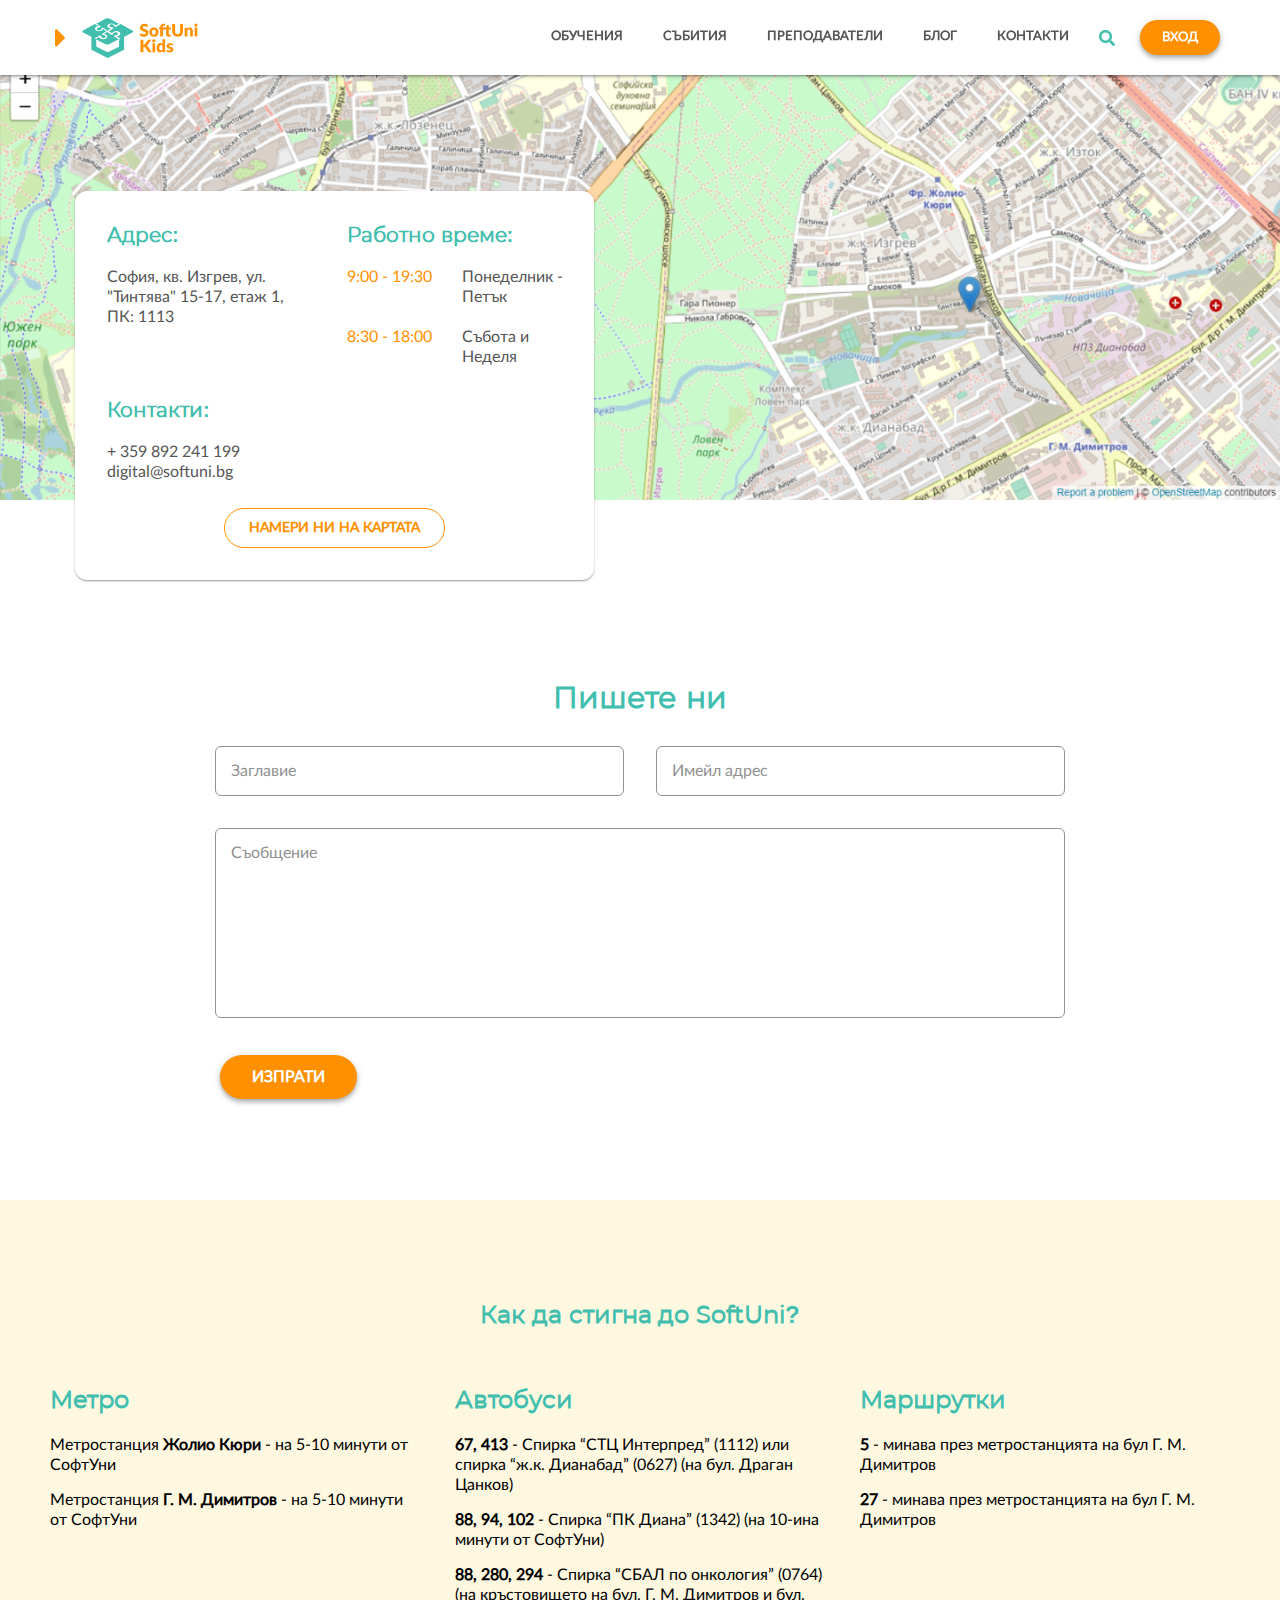
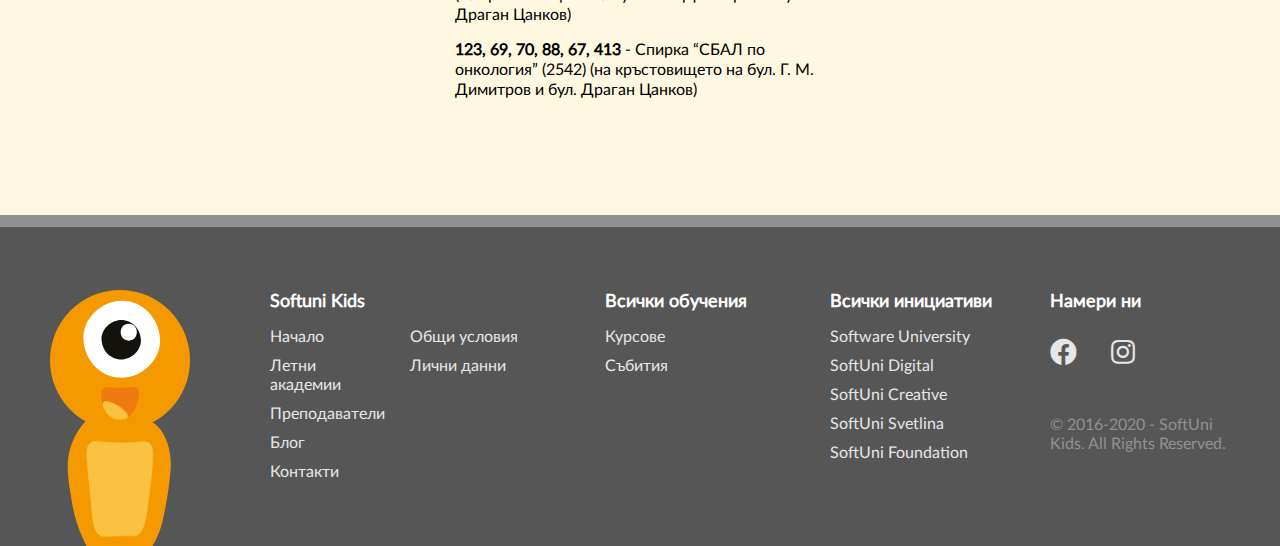
<file: views/contacts.html>
<!DOCTYPE html>
<html lang="en">

<head>
  <meta charset="UTF-8">
  <meta name="viewport" content="width=device-width, initial-scale=1.0">
  <link rel="stylesheet" href="https://cdnjs.cloudflare.com/ajax/libs/font-awesome/5.11.2/css/all.min.css">
  <link rel="stylesheet" href="../styles/03-generic/generic-normalize.css">
  <link rel="stylesheet" href="../styles/03-generic/generic-text-selection.css">
  <link rel="stylesheet" href="../styles/03-generic/generic-scrollbar.css">
  <link rel="stylesheet" href="../styles/04-elements/elements-typography.css">
  <link rel="stylesheet" href="../styles/04-elements/elements-lists.css">
  <link rel="stylesheet" href="../styles/04-elements/elements-links.css">
  <link rel="stylesheet" href="../styles/04-elements/elements-input-fields.css">
  <link rel="stylesheet" href="../styles/05-objects/objects-containers.css">
  <link rel="stylesheet" href="../styles/06-components/common/components-button.css">
  <link rel="stylesheet" href="../styles/06-components/common/components-header.css">
  <link rel="stylesheet" href="../styles/06-components/common/components-footer.css">
  <link rel="stylesheet" href="../styles/06-components/common/components-navigation.css">
  <link rel="stylesheet" href="../styles/06-components/contacts/contacts-header.css">
  <link rel="stylesheet" href="../styles/06-components/contacts/contacts-form.css">
  <link rel="stylesheet" href="../styles/06-components/contacts/contacts-transport-section.css">
  <title>Contact us - SoftUni Kids</title>
</head>

<body>
  <nav class="navigation-wrapper">
    <div class="navigation container">
      <a class="navigation-logo" href="#">
        <i class="fas fa-caret-right"></i>
      </a>
      <ul class="navigation-list">
        <li class="navigation-list-item">
          <a href="../views/courses.html">обучения</a>
        </li>
        <li class="navigation-list-item">
          <a href="#">Събития</a>
        </li>
        <li class="navigation-list-item">
          <a href="../views/trainers.html">Преподаватели</a>
        </li>
        <li class="navigation-list-item">
          <a href="#">Блог</a>
        </li>
        <li class="navigation-list-item">
          <a href="../views/contacts.html">Контакти</a>
        </li>
        <li class="navigation-list-item search-icon">
          <img src="../assets/icons/search.png" alt="Search">
        </li>
        <li class="navigation-list-item login-btn-wrapper">
          <button class="btn btn-primary btn-login">
            вход
          </button>
        </li>
        <li class="navigation-list-item mobile-nav">
          <img src="../assets/icons/menu.svg" alt="menu">
        </li>
      </ul>
    </div>
  </nav>

  <header class="header contacts-header">
    <div class="header-map-container"></div>
    <section class="header-text-container header-text-and-button-container">
      <div class="header-text">
        <h3 class="header-text-title">Адрес:</h3>
        <p class="header-text-description">
          София, кв. Изгрев, ул. "Тинтява" 15-17, етаж 1,
          ПК: 1113
        </p>
      </div>

      <div class="header-text">
        <h3 class="header-text-title">Работно време:</h3>
        <div class="header-working-time-container">
          <p class="header-working-hours">9:00 - 19:30</p>
          <p class="header-working-days">Понеделник - Петък</p>
          <p class="header-working-hours">8:30 - 18:00</p>
          <p class="header-working-days">Събота и Неделя</p>
        </div>
      </div>

      <div class="header-text">
        <h3 class="header-text-title">Контакти:</h3>
        <p class="header-text-description">+ 359 892 241 199</p>
        <p class="header-text-description">digital@softuni.bg</p>
      </div>

      <button class="btn btn-secondary find-us-btn">намери ни на картата</button>
    </section>
  </header>

  <main>
    <section class="contact-us-form-container container">
      <h3 class="contact-us-form-title">Пишете ни</h3>
      <form action="#" class="contact-us-form">

        <article class="input-field-container contact-us-input-field-container">
          <input class="input contact-us-input-field" placeholder="Заглавие" type="text">
          <section class="floating-label-container">
            <label class="floating-label">
              Заглавие
            </label>
          </section>
        </article>
        <article class="input-field-container contact-us-input-field-container">
          <input class="input contact-us-input-field" placeholder="Имейл адрес" type="text">
          <section class="floating-label-container">
            <label class="floating-label">
              Имейл адрес
            </label>
          </section>
        </article>
        <article class="input-field-container contact-us-textarea-container">
          <textarea class="textarea contact-us-textarea" type="text" placeholder="Съобщение"></textarea>
          <section class="floating-label-container">
            <label class="floating-label">
              Съобщение
            </label>
          </section>
        </article>
        <button class="btn btn-primary contact-us-btn" type="submit">
          изпрати
        </button>
      </form>
    </section>

    <section class="transport-to-softuni-container">
      <article class="transport-to-softuni container">
        <h2 class="transport-to-softuni-title">Как да стигна до SoftUni?</h2>

        <article class="transport-to-softuni-type">
          <h3 class="transport-to-softuni-type-title">Метро</h3>
          <ul class="transport-to-softuni-type-list">
            <li class="transport-to-softuni-type-list-item">
              Метростанция <strong>Жолио Кюри</strong> - на 5-10 минути от
              СофтУни</li>
            <li class="transport-to-softuni-type-list-item">
              Метростанция <strong>Г. М. Димитров</strong> - на 5-10
              минути
              от СофтУни</li>
          </ul>
        </article>

        <article class="transport-to-softuni-type">
          <h3 class="transport-to-softuni-type-title">Автобуси</h3>
          <ul class="transport-to-softuni-type-list">
            <li class="transport-to-softuni-type-list-item">
              <strong>67, 413</strong> - Спирка “СТЦ Интерпред” (1112) или спирка “ж.к. Дианабад” (0627) (на бул. Драган
              Цанков)
            </li>
            <li class="transport-to-softuni-type-list-item">
              <strong>88, 94, 102</strong> - Спирка “ПК Диана” (1342) (на 10-ина минути от СофтУни)
            </li>
            <li class="transport-to-softuni-type-list-item">
              <strong>88, 280, 294</strong> - Спирка “СБАЛ по онкология” (0764) (на кръстовището на бул. Г. М. Димитров
              и бул. Драган Цанков)
            </li>
            <li class="transport-to-softuni-type-list-item">
              <strong>123, 69, 70, 88, 67, 413</strong> - Спирка “СБАЛ по онкология” (2542) (на кръстовището на бул. Г.
              М. Димитров и бул. Драган Цанков)
            </li>
          </ul>
        </article>

        <article class="transport-to-softuni-type">
          <h3 class="transport-to-softuni-type-title">Маршрутки</h3>
          <ul class="transport-to-softuni-type-list">
            <li class="transport-to-softuni-type-list-item">
              <strong>5</strong> - минава през метростанцията на бул Г. М. Димитров
            </li>
            <li class="transport-to-softuni-type-list-item">
              <strong>27</strong> - минава през метростанцията на бул Г. М. Димитров
            </li>
          </ul>
        </article>
      </article>
    </section>
  </main>

  <footer class="footer">
    <section class="footer-image-and-list-container container">
      <div class="footer-image-container">
        <img class="footer-image" src="../assets/icons/footer-icon.svg" alt="">
      </div>
      <ul class="footer-list">
        <li class="footer-list-item kids">
          <header class="footer-list-item-title">Softuni Kids</header>
          <article class="footer-inner-list-container">
            <ul class="footer-inner-list">
              <li class="footer-inner-list-item">
                <a href="#">Начало</a>
              </li>
              <li class="footer-inner-list-item">
                <a href="#">Летни академии</a>
              </li>
              <li class="footer-inner-list-item">
                <a href="../views/trainers.html">Преподаватели</a>
              </li>
              <li class="footer-inner-list-item">
                <a href="#">Блог</a>
              </li>
              <li class="footer-inner-list-item">
                <a href="../views/contacts.html">Контакти</a>
              </li>
            </ul>
            <ul class="footer-inner-list">
              <li class="footer-inner-list-item">
                <a href="#">Общи условия</a>
              </li>
              <li class="footer-inner-list-item">
                <a href="#">Лични данни</a>
              </li>
            </ul>
          </article>
        </li>
        <li class="footer-list-item all-educations">
          <header class="footer-list-item-title">Всички обучения</header>
          <ul class="footer-inner-list">
            <li class="footer-inner-list-item">
              <a href="../views/courses.html">Курсове</a>
            </li>
            <li class="footer-inner-list-item">
              <a href="#">Събития</a>
            </li>
          </ul>
        </li>
        <li class="footer-list-item all-initiatives">
          <header class="footer-list-item-title">Всички инициативи</header>
          <ul class="footer-inner-list">
            <li class="footer-inner-list-item">
              <a href="#">Software University</a>
            </li>
            <li class="footer-inner-list-item">
              <a href="#">SoftUni Digital</a>
            </li>
            <li class="footer-inner-list-item">
              <a href="#">SoftUni Creative</a>
            </li>
            <li class="footer-inner-list-item">
              <a href="#">SoftUni Svetlina</a>
            </li>
            <li class="footer-inner-list-item">
              <a href="#">SoftUni Foundation</a>
            </li>
          </ul>
          <ul class="footer-inner-list social-media-list social-media-list-mobile">
            <li class="footer-inner-list-item">
              <a href="#">
                <i class="fab fa-facebook"></i>
              </a>
            </li>
            <li class="footer-inner-list-item">
              <a href="#">
                <i class="fab fa-instagram"></i>
              </a>
            </li>
          </ul>
        </li>
        <li class="footer-list-item find-us">
          <header class="footer-list-item-title">Намери ни</header>
          <ul class="footer-inner-list social-media-list social-media-list-desktop">
            <li class="footer-inner-list-item">
              <a href="#">
                <i class="fab fa-facebook"></i>
              </a>
            </li>
            <li class="footer-inner-list-item">
              <a href="#">
                <i class="fab fa-instagram"></i>
              </a>
            </li>
          </ul>
          <p class="all-rights-reserved">
            © 2016-2020 - SoftUni Kids. All Rights Reserved.
          </p>
        </li>
      </ul>
    </section>
  </footer>
</body>

</html>
</file>
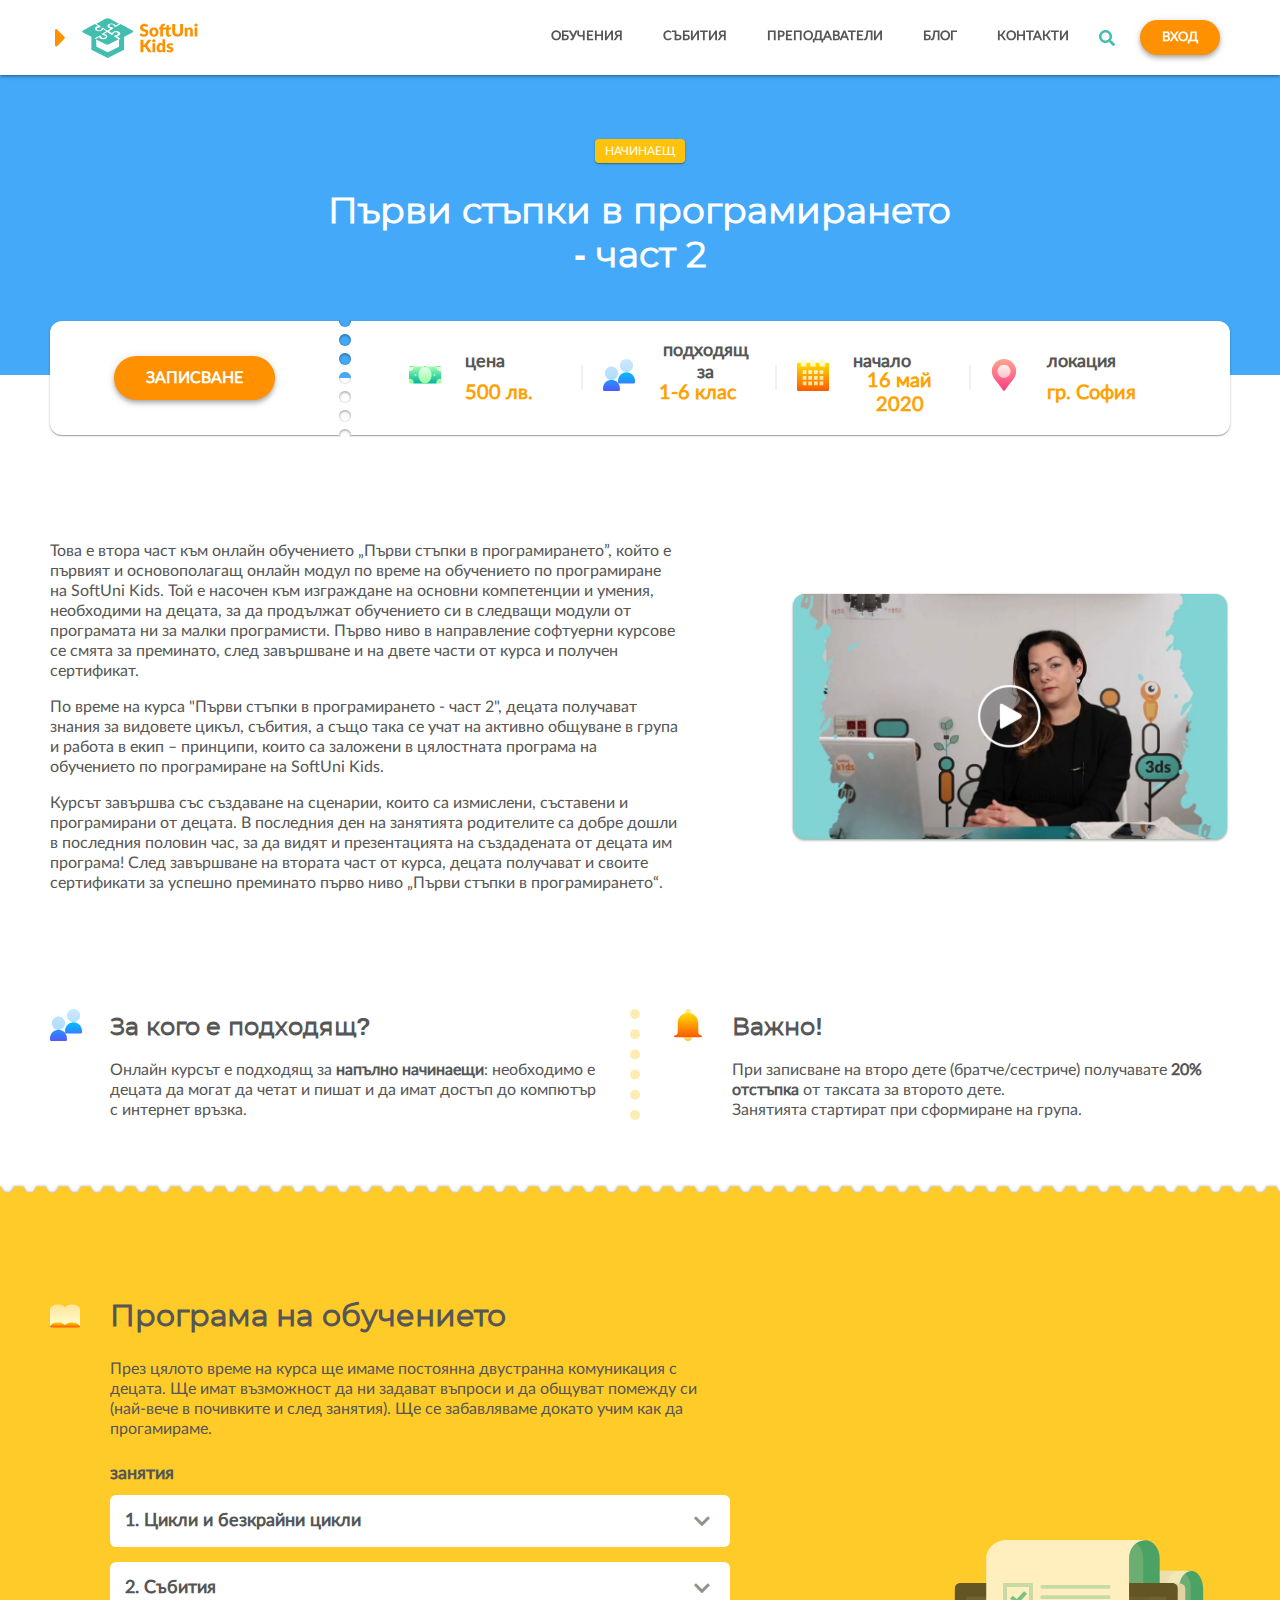
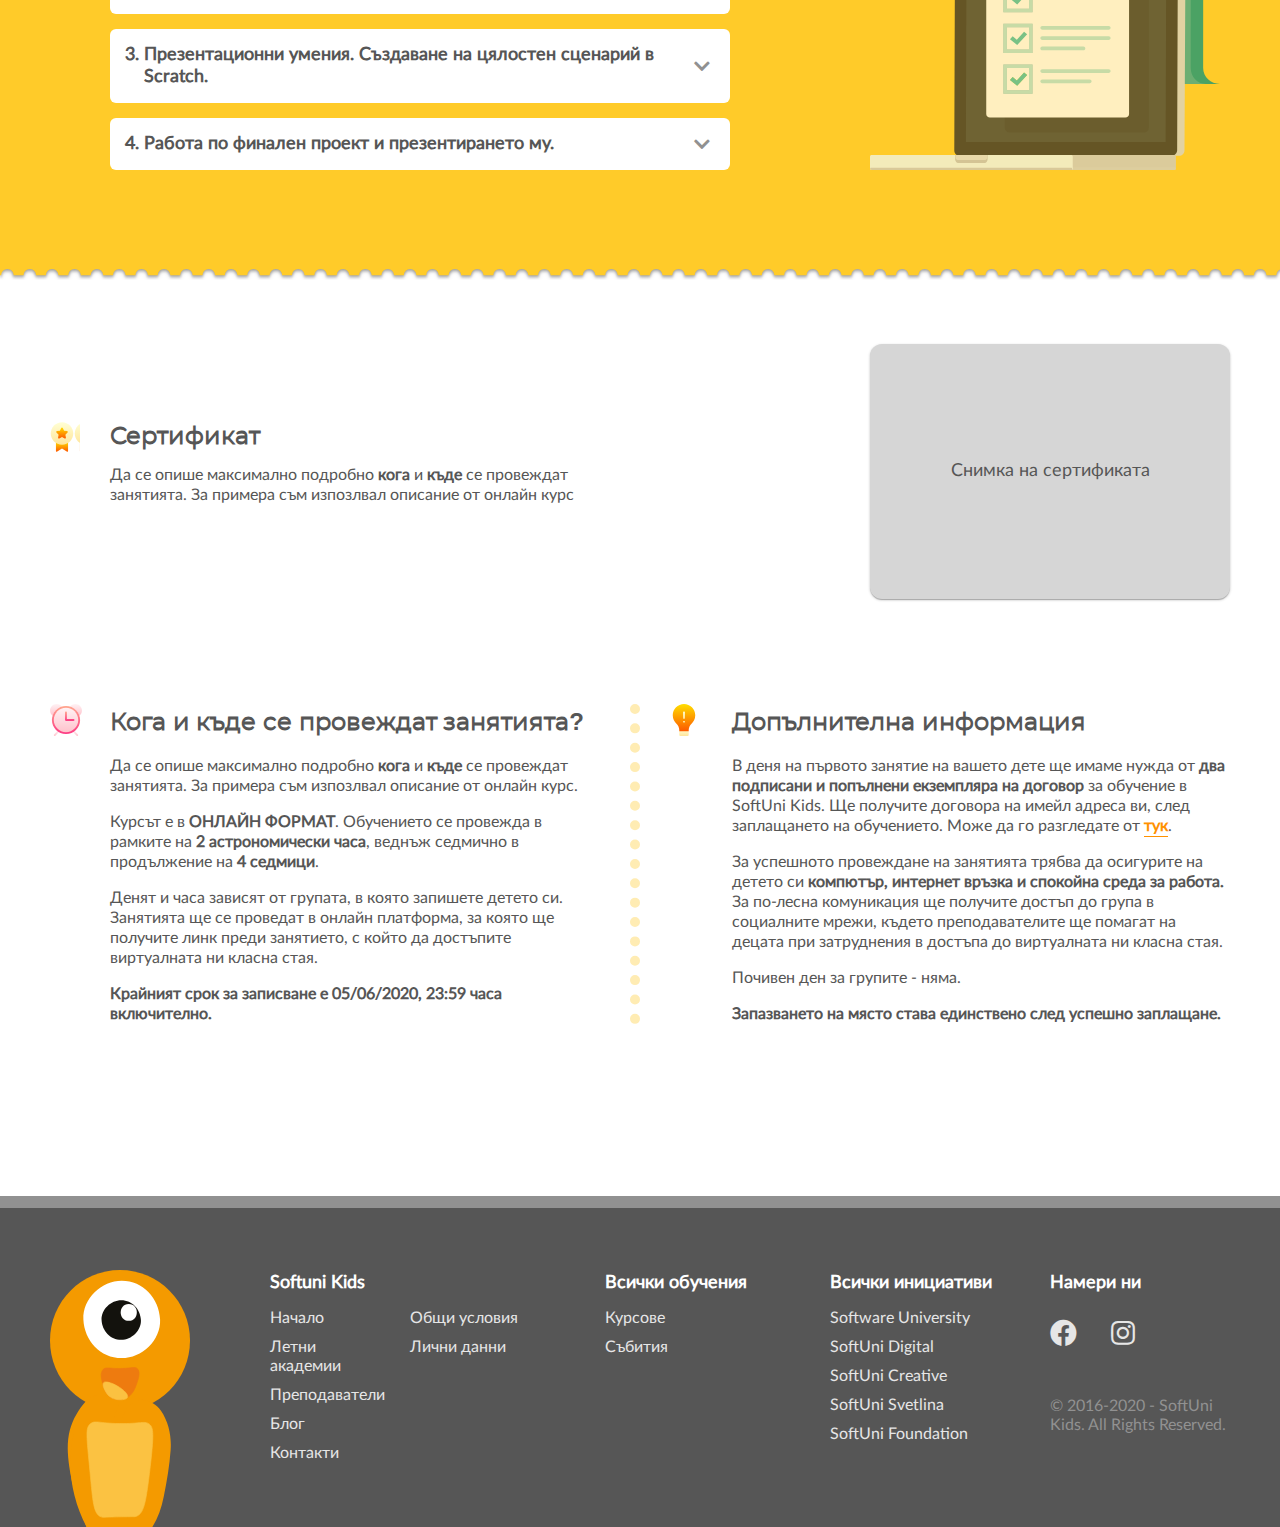
<file: views/courses.html>
<!DOCTYPE html>
<html lang="en">

<head>
  <meta charset="UTF-8">
  <meta name="viewport" content="width=device-width, initial-scale=1.0">
  <link rel="stylesheet" href="https://cdnjs.cloudflare.com/ajax/libs/font-awesome/5.11.2/css/all.min.css">
  <link rel="stylesheet" href="../styles/03-generic/generic-normalize.css">
  <link rel="stylesheet" href="../styles/03-generic/generic-text-selection.css">
  <link rel="stylesheet" href="../styles/03-generic/generic-scrollbar.css">
  <link rel="stylesheet" href="../styles/04-elements/elements-typography.css">
  <link rel="stylesheet" href="../styles/04-elements/elements-lists.css">
  <link rel="stylesheet" href="../styles/04-elements/elements-links.css">
  <link rel="stylesheet" href="../styles/04-elements/elements-input-fields.css">
  <link rel="stylesheet" href="../styles/05-objects/objects-containers.css">
  <link rel="stylesheet" href="../styles/06-components/common/components-button.css">
  <link rel="stylesheet" href="../styles/06-components/common/components-header.css">
  <link rel="stylesheet" href="../styles/06-components/common/components-footer.css">
  <link rel="stylesheet" href="../styles/06-components/common/components-navigation.css">
  <link rel="stylesheet" href="../styles/06-components/courses/courses-header.css">
  <link rel="stylesheet" href="../styles/06-components/courses/courses-details.css">
  <link rel="stylesheet" href="../styles/06-components/courses/course-suitable-and-important.css">
  <link rel="stylesheet" href="../styles/06-components/courses/courses-educational-program.css">
  <link rel="stylesheet" href="../styles/06-components/courses/courses-certificate.css">
  <link rel="stylesheet" href="../styles/06-components/courses/courses-lectures-and-more-info.css">
  <script type="text/javascript" src="../scripts/youtube-player.js"></script>
  <title>Courses - SoftUni Kids</title>
</head>

<body>
  <nav class="navigation-wrapper">
    <div class="navigation container">
      <a class="navigation-logo" href="#">
        <i class="fas fa-caret-right"></i>
      </a>

      <ul class="navigation-list">
        <li class="navigation-list-item">
          <a href="../views/courses.html">обучения</a>
        </li>
        <li class="navigation-list-item">
          <a href="#">Събития</a>
        </li>
        <li class="navigation-list-item">
          <a href="../views/trainers.html">Преподаватели</a>
        </li>
        <li class="navigation-list-item">
          <a href="#">Блог</a>
        </li>
        <li class="navigation-list-item">
          <a href="../views/contacts.html">Контакти</a>
        </li>
        <li class="navigation-list-item search-icon">
          <img src="../assets/icons/search.png" alt="Search">
        </li>
        <li class="navigation-list-item login-btn-wrapper">
          <button class="btn btn-primary btn-login">
            вход
          </button>
        </li>
        <li class="navigation-list-item mobile-nav">
          <img src="../assets/icons/menu.svg" alt="menu">
        </li>
      </ul>
    </div>

  </nav>

  <header class="header course-header">
    <span class="course-level">Начинаещ</span>
    <h1 class="header-title">Първи стъпки в програмирането - част 2</h1>

    <div class="course-intro-main-container container">
      <section class="course-intro-inner-container">
        <article class="course-intro-button-container">
          <button class="btn btn-primary course-intro-button">записване</button>
        </article>

        <article class="course-intro-dots-container">
          <span class="course-intro-dot"></span>
          <span class="course-intro-dot"></span>
          <span class="course-intro-dot"></span>
          <span class="course-intro-dot">
            <span class="course-intro-half-dot-blue"></span>
            <span class="course-intro-half-dot-white"></span>
          </span>
          <span class="course-intro-dot"></span>
          <span class="course-intro-dot"></span>
          <span class="course-intro-dot"></span>
          <span class="course-intro-dot"></span>
          <span class="course-intro-dot"></span>
          <span class="course-intro-dot"></span>
          <span class="course-intro-dot"></span>
          <span class="course-intro-dot"></span>
          <span class="course-intro-dot"></span>
          <span class="course-intro-dot"></span>
          <span class="course-intro-dot"></span>
          <span class="course-intro-dot"></span>
          <span class="course-intro-dot"></span>
          <span class="course-intro-dot"></span>
          <span class="course-intro-dot"></span>
          <span class="course-intro-dot"></span>
          <span class="course-intro-dot"></span>
          <span class="course-intro-dot"></span>
          <span class="course-intro-dot"></span>
          <span class="course-intro-dot"></span>
          <span class="course-intro-dot"></span>
          <span class="course-intro-dot"></span>
          <span class="course-intro-dot"></span>
          <span class="course-intro-dot"></span>
          <span class="course-intro-dot"></span>
          <span class="course-intro-dot"></span>
        </article>

        <ul class="course-intro-list">
          <li class="course-intro-list-item">
            <div class="course-intro-image-container">
              <img class="course-intro-image" src="../assets/icons/money.svg" alt="fee">
            </div>
            <div class="course-intro-string">цена</div>
            <div class="course-intro-details">500 лв.</div>
          </li>
          <li class="course-intro-list-item">
            <div class="course-intro-image-container">
              <img class="course-intro-image" src="../assets/icons/people.svg" alt="fee">
            </div>
            <div class="course-intro-string">подходящ за</div>
            <div class="course-intro-details">1-6 клас</div>
          </li>
          <li class="course-intro-list-item">
            <div class="course-intro-image-container">
              <img class="course-intro-image" src="../assets/icons/calendar.svg" alt="fee">
            </div>
            <div class="course-intro-string">начало</div>
            <div class="course-intro-details">16 май 2020</div>
          </li>
          <li class="course-intro-list-item">
            <div class="course-intro-image-container">
              <img class="course-intro-image" src="../assets/icons/location.svg" alt="fee">
            </div>
            <div class="course-intro-string">локация</div>
            <div class="course-intro-details">гр. София</div>
          </li>

        </ul>
      </section>
    </div>
  </header>

  <main>
    <section class="course-details-container container">
      <article class="course-details-text-container">
        <p class="course-details-text">
          Това е втора част към онлайн обучението „Първи стъпки в програмирането”, който е първият и основополагащ
          онлайн модул по време на обучението по програмиране на SoftUni Kids. Той е насочен към изграждане на основни
          компетенции и умения, необходими на децата, за да продължат обучението си в следващи модули от програмата ни
          за малки програмисти. Първо ниво в направление софтуерни курсове се смята за преминато, след завършване и на
          двете части от курса и получен сертификат.
        </p>
        <p class="course-details-text">
          По време на курса "Първи стъпки в програмирането - част 2", децата получават знания за видовете цикъл,
          събития, а също така се учат на активно общуване в група и работа в екип – принципи, които са заложени в
          цялостната програма на обучението по програмиране на SoftUni Kids.
        </p>
        <p class="course-details-text">
          Курсът завършва със създаване на сценарии, които са измислени, съставени и програмирани от децата. В последния
          ден на занятията родителите са добре дошли в последния половин час, за да видят и презентацията на създадената
          от децата им програма! След завършване на втората част от курса, децата получават и своите сертификати за
          успешно преминато първо ниво „Първи стъпки в програмирането“.
        </p>
      </article>
      <article class="course-details-video-container" id="IyjRgJ7L5vc-wrapper">
        <img class="course-details-video-cover-image" src="../assets/images/course-details-video-cover-image.png"
          alt="course-details-video-cover-image">
        <div class="course-details-video" id="IyjRgJ7L5vc"></div>
      </article>
    </section>

    <section class="course-suitable-and-important-container container">
      <article class="course-suitable">
        <h2 class="course-suitable-title">
          За кого е подходящ?
        </h2>
        <p class="course-suitable-description">
          Онлайн курсът е подходящ за <strong>напълно начинаещи</strong>: необходимо е децата да могат да четат и пишат
          и да имат достъп
          до компютър с интернет връзка.
        </p>
      </article>

      <article class="course-important">
        <h2 class="course-important-title">Важно!</h2>
        <p class="course-important-description">
          При записване на второ дете (братче/сестриче) получавате <strong>20% отстъпка</strong> от таксата за второто
          дете.
        </p>
        <p class="course-important-description">
          Занятията стартират при сформиране на група.
        </p>
      </article>
    </section>

    <section class="educational-program-container">
      <article class="educational-program-text-and-image-container container">
        <section class="educational-program-text-container">
          <h2 class="educational-program-text-title">
            Програма на обучението
          </h2>
          <p class="educational-program-text-description">
            През цялото време на курса ще имаме постоянна двустранна комуникация с децата. Ще имат възможност да ни
            задават въпроси и да общуват помежду си (най-вече в почивките и след занятия). Ще се забавляваме докато учим
            как да прогамираме.
          </p>
          <p class="educational-program-text-lectures-string">
            занятия
          </p>
          <article class="educational-program-lecture-text-container">
            <span class="educational-program-lecture-number">1.</span>
            <span class="educational-program-lecture-name">Цикли и безкрайни цикли</span>
            <i class="fas fa-chevron-down"></i>
          </article>
          <article class="educational-program-lecture-text-container">
            <span class="educational-program-lecture-number">2.</span>
            <span class="educational-program-lecture-name">
              Събития
            </span>
            <i class="fas fa-chevron-down"></i>
          </article>
          <article class="educational-program-lecture-text-container">
            <span class="educational-program-lecture-number">3.</span>
            <span class="educational-program-lecture-name">
              Презентационни умения. Създаване на цялостен сценарий в Scratch.
            </span>
            <i class="fas fa-chevron-down"></i>
          </article>
          <article class="educational-program-lecture-text-container">
            <span class="educational-program-lecture-number">4.</span>
            <span class="educational-program-lecture-name">
              Работа по финален проект и презентирането му.
            </span>
            <i class="fas fa-chevron-down"></i>
          </article>
        </section>

        <section class="educational-program-image-container">
          <img class="educational-program-image" src="../assets/images/educational-program.svg"
            alt="educational-program">
        </section>
      </article>
    </section>

    <section class="certificate-container container">
      <article class="certificate-text-container">
        <h2 class="certificate-text-title">
          Сертификат
        </h2>
        <p class="certificate-text-description">
          Да се опише максимално подробно <strong>кога</strong> и <strong>къде</strong> се провеждат занятията. За
          примера съм изпозлвал описание от
          онлайн курс
        </p>
      </article>
      <article class="certificate-image-container">
        <div class="certificate-image-text">
          Снимка на сертификата
        </div>
      </article>
    </section>

    <section class="lectures-and-more-info-container container">
      <article class="lectures">
        <h2 class="lectures-title">
          Кога и къде се провеждат занятията?
        </h2>
        <p class="lectures-description">
          Да се опише максимално подробно <strong>кога</strong> и <strong>къде</strong> се провеждат занятията. За
          примера съм изпозлвал описание от
          онлайн курс.
        </p>
        <p class="lectures-description">
          Курсът е в <strong>ОНЛАЙН ФОРМАТ</strong>. Обучението се провежда в рамките на <strong>2 астрономически
            часa</strong>, веднъж седмично в
          продължение на <strong>4 седмици</strong>.
        </p>
        <p class="lectures-description">
          Денят и часа зависят от групата, в която запишете детето си. Занятията ще се проведат в онлайн платформа, за
          която ще получите линк преди занятието, с който да достъпите виртуалната ни класна стая.
        </p>
        <p class="lectures-description">
          <strong>Крайният срок за записване е 05/06/2020, 23:59 часа включително.</strong>
        </p>
      </article>

      <article class="more-info">
        <h2 class="more-info-title">
          Допълнителна информация
        </h2>
        <p class="more-info-description">
          В деня на първото занятие на вашето дете ще имаме нужда от
          <strong>два подписани и попълнени екземпляра на договор</strong>
          за обучение в SoftUni Kids. Ще получите договора на имейл адреса ви, след заплащането на обучението. Може да
          го разгледате от <a href="#">тук</a>.
        </p>
        <p class="more-info-description">
          За успешното провеждане на занятията трябва да осигурите на детето си
          <strong>компютър, интернет връзка и спокойна среда за работа.</strong>
          За по-лесна комуникация ще получите достъп до група в социалните мрежи, където преподавателите ще помагат на
          децата при затруднения в достъпа до виртуалната ни класна стая.
        </p>
        <p class="more-info-description">
          Почивен ден за групите - няма.
        </p>
        <p class="more-info-description">
          <strong>Запазването на място става единствено след успешно заплащане.</strong>
        </p>
      </article>
    </section>
  </main>

  <footer class="footer">
    <section class="footer-image-and-list-container container">
      <div class="footer-image-container">
        <img class="footer-image" src="../assets/icons/footer-icon.svg" alt="">
      </div>
      <ul class="footer-list">
        <li class="footer-list-item kids">
          <header class="footer-list-item-title">Softuni Kids</header>
          <article class="footer-inner-list-container">
            <ul class="footer-inner-list">
              <li class="footer-inner-list-item">
                <a href="#">Начало</a>
              </li>
              <li class="footer-inner-list-item">
                <a href="#">Летни академии</a>
              </li>
              <li class="footer-inner-list-item">
                <a href="../views/trainers.html">Преподаватели</a>
              </li>
              <li class="footer-inner-list-item">
                <a href="#">Блог</a>
              </li>
              <li class="footer-inner-list-item">
                <a href="../views/contacts.html">Контакти</a>
              </li>
            </ul>
            <ul class="footer-inner-list">
              <li class="footer-inner-list-item">
                <a href="#">Общи условия</a>
              </li>
              <li class="footer-inner-list-item">
                <a href="#">Лични данни</a>
              </li>
            </ul>
          </article>
        </li>
        <li class="footer-list-item all-educations">
          <header class="footer-list-item-title">Всички обучения</header>
          <ul class="footer-inner-list">
            <li class="footer-inner-list-item">
              <a href="../views/courses.html">Курсове</a>
            </li>
            <li class="footer-inner-list-item">
              <a href="#">Събития</a>
            </li>
          </ul>
        </li>
        <li class="footer-list-item all-initiatives">
          <header class="footer-list-item-title">Всички инициативи</header>
          <ul class="footer-inner-list">
            <li class="footer-inner-list-item">
              <a href="#">Software University</a>
            </li>
            <li class="footer-inner-list-item">
              <a href="#">SoftUni Digital</a>
            </li>
            <li class="footer-inner-list-item">
              <a href="#">SoftUni Creative</a>
            </li>
            <li class="footer-inner-list-item">
              <a href="#">SoftUni Svetlina</a>
            </li>
            <li class="footer-inner-list-item">
              <a href="#">SoftUni Foundation</a>
            </li>
          </ul>
          <ul class="footer-inner-list social-media-list social-media-list-mobile">
            <li class="footer-inner-list-item">
              <a href="#">
                <i class="fab fa-facebook"></i>
              </a>
            </li>
            <li class="footer-inner-list-item">
              <a href="#">
                <i class="fab fa-instagram"></i>
              </a>
            </li>
          </ul>
        </li>
        <li class="footer-list-item find-us">
          <header class="footer-list-item-title">Намери ни</header>
          <ul class="footer-inner-list social-media-list social-media-list-desktop">
            <li class="footer-inner-list-item">
              <a href="#">
                <i class="fab fa-facebook"></i>
              </a>
            </li>
            <li class="footer-inner-list-item">
              <a href="#">
                <i class="fab fa-instagram"></i>
              </a>
            </li>
          </ul>
          <p class="all-rights-reserved">
            © 2016-2020 - SoftUni Kids. All Rights Reserved.
          </p>
        </li>
      </ul>
    </section>
  </footer>
</body>

</html>
</file>
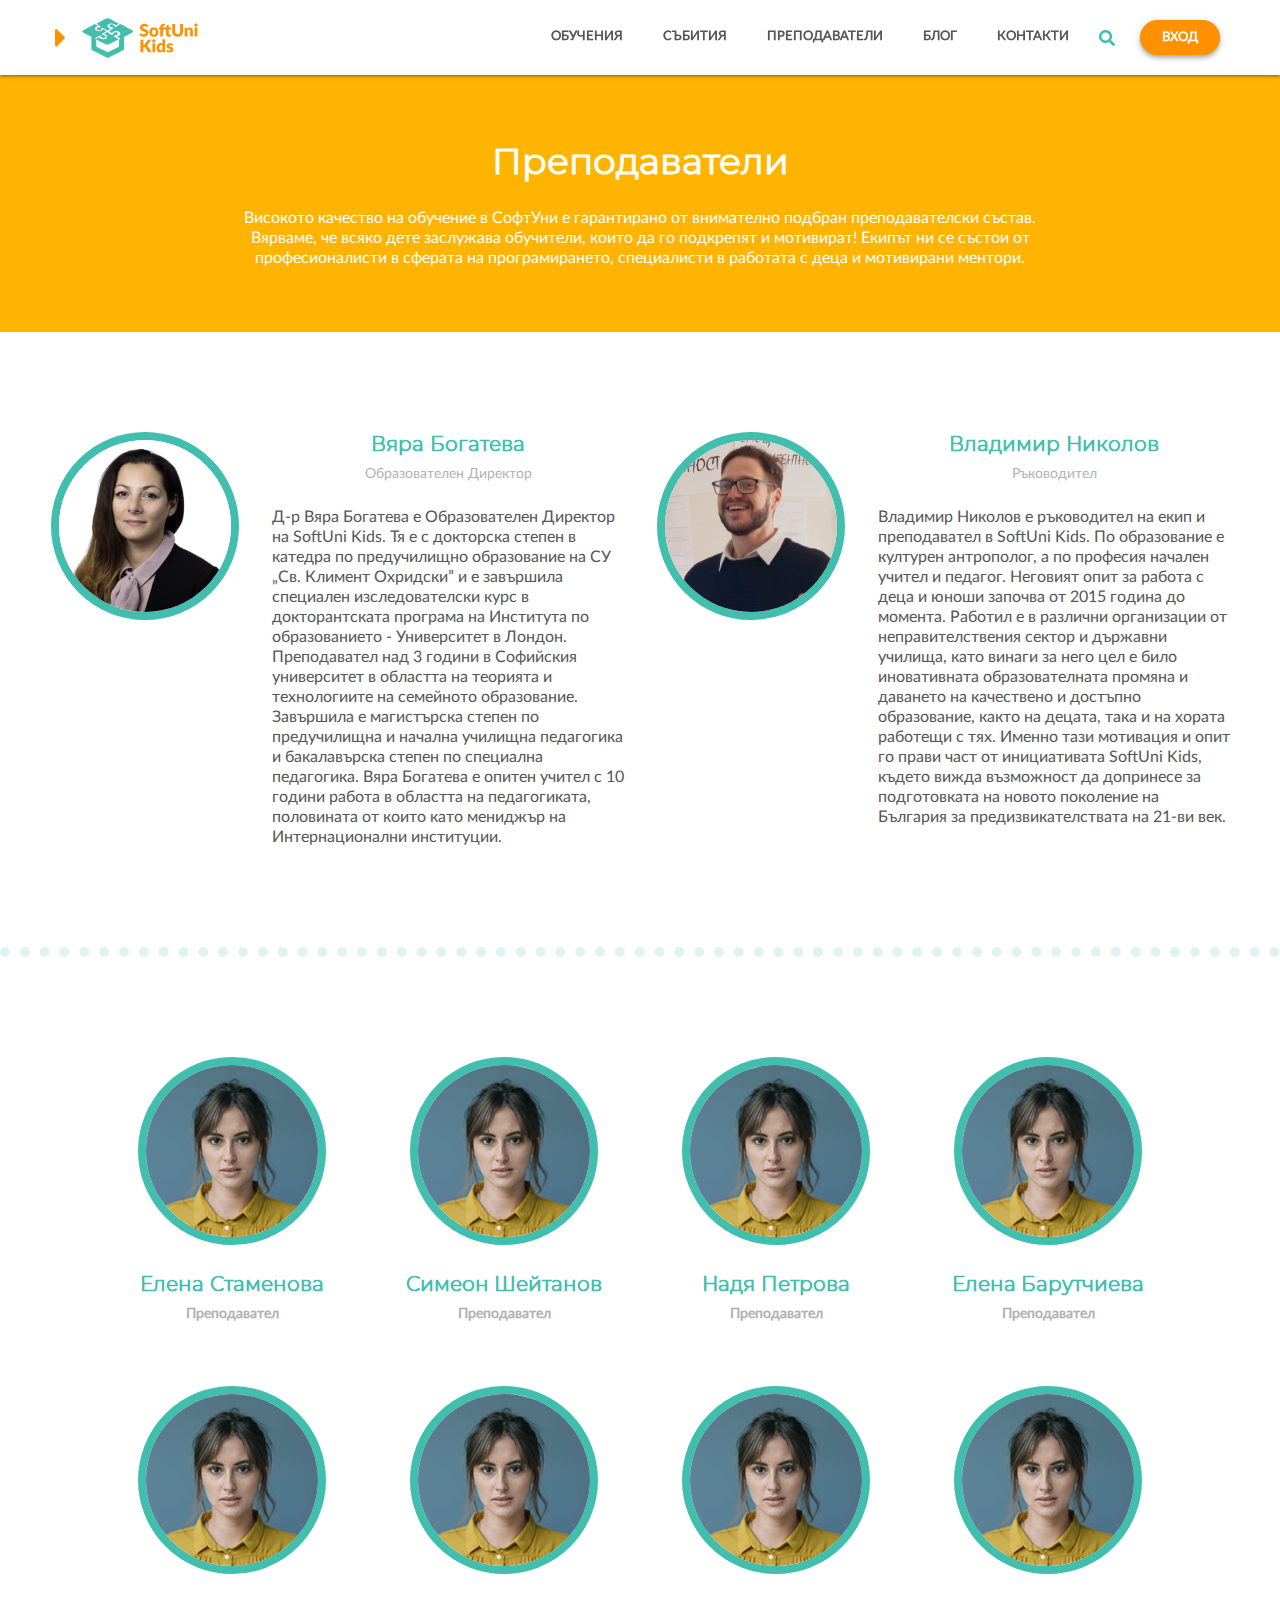
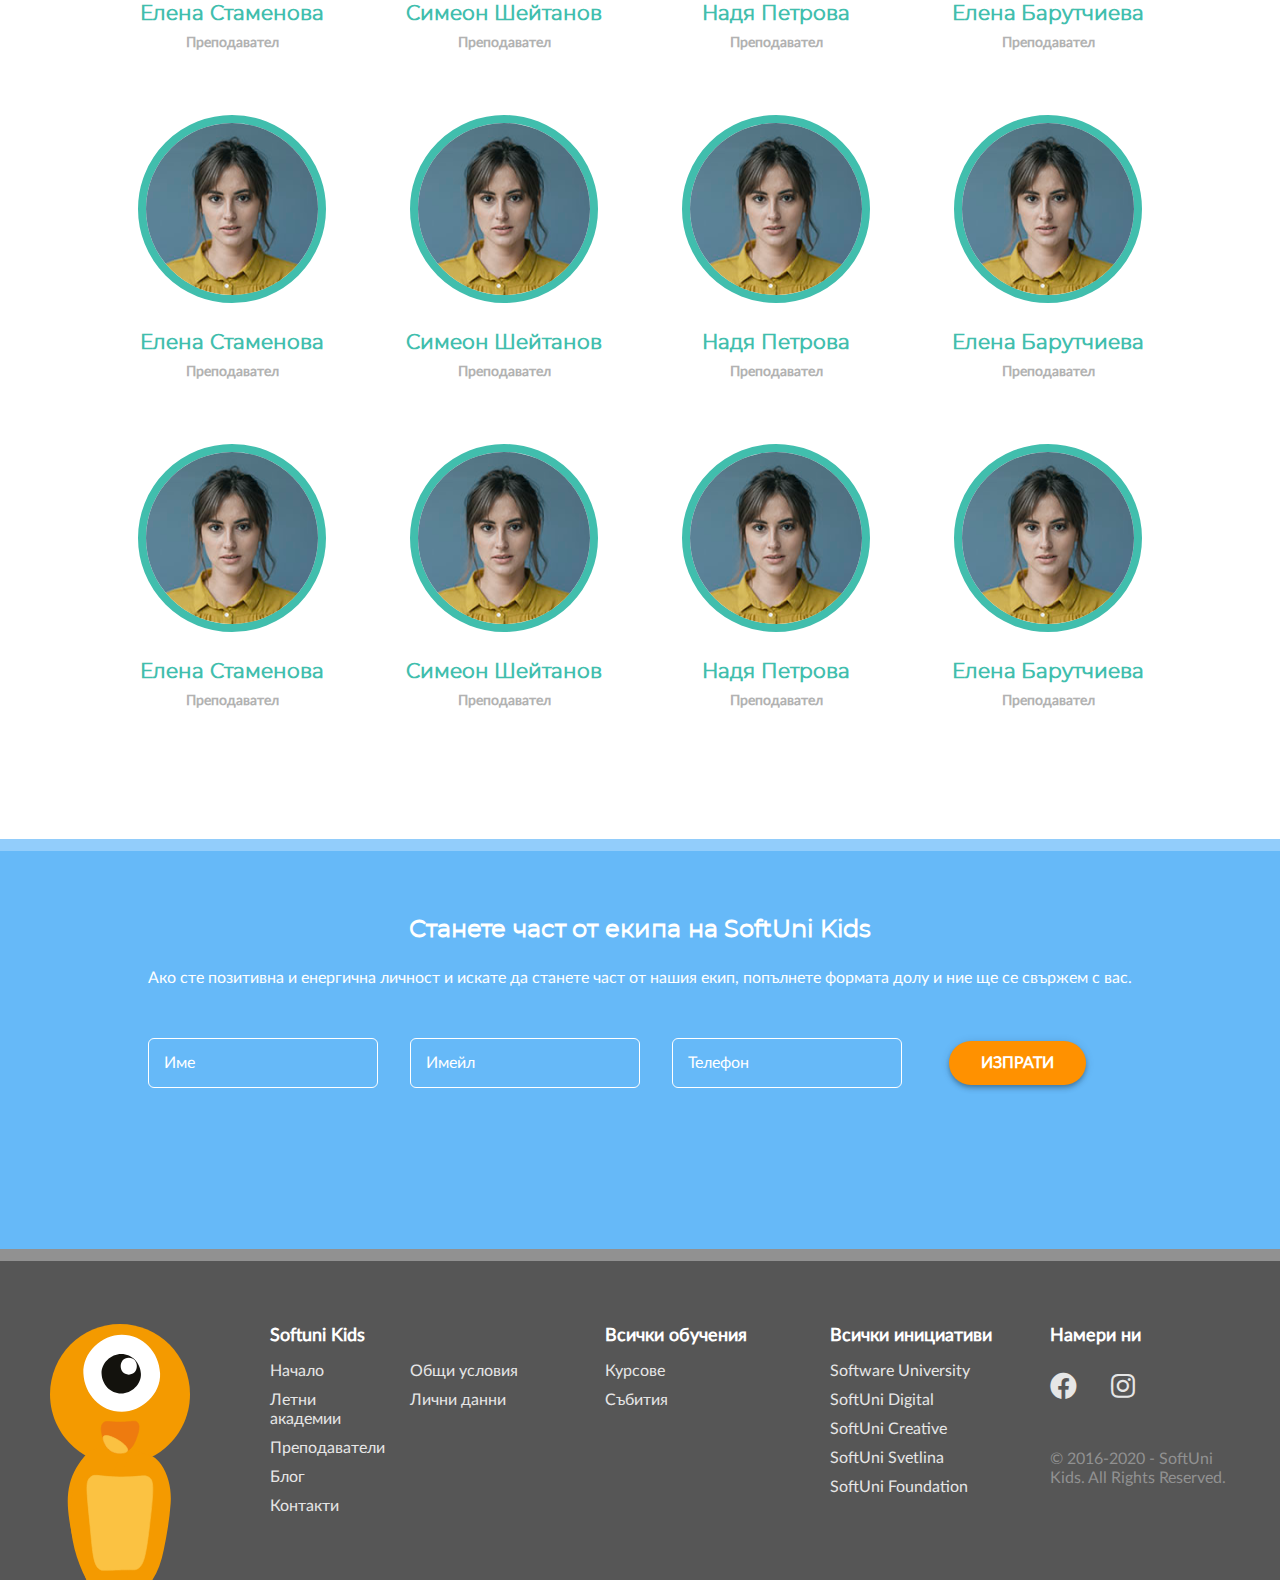
<file: views/trainers.html>
<!DOCTYPE html>
<html lang="en">

<head>
  <meta charset="UTF-8">
  <meta name="viewport" content="width=device-width, initial-scale=1.0">
  <link rel="stylesheet" href="https://cdnjs.cloudflare.com/ajax/libs/font-awesome/5.11.2/css/all.min.css">
  <link rel="stylesheet" href="../styles/03-generic/generic-normalize.css">
  <link rel="stylesheet" href="../styles/03-generic/generic-text-selection.css">
  <link rel="stylesheet" href="../styles/03-generic/generic-scrollbar.css">
  <link rel="stylesheet" href="../styles/04-elements/elements-typography.css">
  <link rel="stylesheet" href="../styles/04-elements/elements-lists.css">
  <link rel="stylesheet" href="../styles/04-elements/elements-links.css">
  <link rel="stylesheet" href="../styles/04-elements/elements-input-fields.css">
  <link rel="stylesheet" href="../styles/05-objects/objects-containers.css">
  <link rel="stylesheet" href="../styles/06-components/common/components-button.css">
  <link rel="stylesheet" href="../styles/06-components/common/components-header.css">
  <link rel="stylesheet" href="../styles/06-components/common/components-footer.css">
  <link rel="stylesheet" href="../styles/06-components/common/components-navigation.css">
  <link rel="stylesheet" href="../styles/06-components/trainers/trainers-header.css">
  <link rel="stylesheet" href="../styles/06-components/trainers/trainers-lecturers.css">
  <link rel="stylesheet" href="../styles/06-components/trainers/trainers-all-lecturers.css">
  <link rel="stylesheet" href="../styles/06-components/trainers/trainers-join-our-team.css">
  <title>Trainers - SoftUni Kids</title>
</head>

<body>
  <nav class="navigation-wrapper">
    <div class="navigation container">
      <a class="navigation-logo" href="#">
        <i class="fas fa-caret-right"></i>
      </a>

      <ul class="navigation-list">
        <li class="navigation-list-item">
          <a href="../views/courses.html">обучения</a>
        </li>
        <li class="navigation-list-item">
          <a href="#">Събития</a>
        </li>
        <li class="navigation-list-item">
          <a href="../views/trainers.html">Преподаватели</a>
        </li>
        <li class="navigation-list-item">
          <a href="#">Блог</a>
        </li>
        <li class="navigation-list-item">
          <a href="../views/contacts.html">Контакти</a>
        </li>
        <li class="navigation-list-item search-icon">
          <img src="../assets/icons/search.png" alt="Search">
        </li>
        <li class="navigation-list-item login-btn-wrapper">
          <button class="btn btn-primary btn-login">
            вход
          </button>
        </li>
        <li class="navigation-list-item mobile-nav">
          <img src="../assets/icons/menu.svg" alt="menu">
        </li>
      </ul>
    </div>

  </nav>

  <header class="header trainers-header">
    <article class="trainers-header-inner-container container">
      <h1 class="header-title">Преподаватели</h1>
      <p class="header-description">
        Високото качество на обучение в СофтУни е гарантирано от внимателно подбран
        преподавателски състав. Вярваме, че всяко дете заслужава обучители, които да го подкрепят и мотивират! Екипът ни
        се състои от професионалисти в сферата на програмирането, специалисти в работата с деца и мотивирани ментори.
      </p>
    </article>
  </header>

  <main>
    <section class="lecturers-container container">
      <article class="lecturer">
        <section class="lecturer-image-container">
          <img class="lecturer-image" src="../assets/images/VqraBogateva.png" alt="vyara-bogateva">
        </section>
        <section class="lecturer-description-container">
          <header class="lecturer-name-and-occupation">
            <h4 class="lecturer-name">Вяра Богатева</h4>
            <div class="lecturer-occupation">Образователен Директор</div>
          </header>
          <p class="lecturer-description">
            Д-р Вяра Богатева е Образователен Директор на SoftUni Kids. Тя е с докторска степен в катедра по
            предучилищно образование на СУ „Св. Климент Охридски” и е завършила специален изследователски курс в
            докторантската програма на Института по образованието - Университет в Лондон. Преподавател над 3 години в
            Софийския университет в областта на теорията и технологиите на семейното образование. Завършила е
            магистърска степен по предучилищна и начална училищна педагогика и бакалавърска степен по специална
            педагогика. Вяра Богатева е опитен учител с 10 години работа в областта на педагогиката, половината от които
            като мениджър на Интернационални институции.
          </p>
        </section>
      </article>

      <article class="lecturer">
        <section class="lecturer-image-container">
          <img class="lecturer-image" src="../assets/images/VladimirNikolov.png" alt="vladimir-nikolov">
        </section>
        <section class="lecturer-description-container">
          <header class="lecturer-name-and-occupation">
            <h4 class="lecturer-name">Владимир Николов</h4>
            <div class="lecturer-occupation">Ръководител</div>
          </header>
          <p class="lecturer-description">
            Владимир Николов е ръководител на екип и преподавател в SoftUni Kids. По образование е културен антрополог,
            а по професия начален учител и педагог. Неговият опит за работа с деца и юноши започва от 2015 година до
            момента. Работил е в различни организации от неправителствения сектор и държавни училища, като винаги за
            него цел е било иновативната образователната промяна и даването на качествено и достъпно образование, както
            на децата, така и на хората работещи с тях. Именно тази мотивация и опит го прави част от инициативата
            SoftUni Kids, където вижда възможност да допринесе за подготовката на новото поколение на България за
            предизвикателствата на 21-ви век.
          </p>
        </section>
      </article>
    </section>

    <section class="all-lecturers-container container">
      <ul class="all-lecturers-list">
        <li class="all-lecturers-list-item">
          <a class="lecturer-link" href="#">
            <div class="lecturer-image-container fas fa-info">
              <img class="lecturer-image" src="../assets/images/sample-lecturer.png" alt="sample-lecturer">
            </div>
            <article class="lecturer-name-and-occupation">
              <h4 class="lecturer-name">Елена Стаменова</h4>
              <div class="lecturer-occupation">Преподавател</div>
            </article>
          </a>
        </li>
        <li class="all-lecturers-list-item">
          <a class="lecturer-link" href="#">
            <div class="lecturer-image-container fas fa-info">
              <img class="lecturer-image" src="../assets/images/sample-lecturer.png" alt="sample-lecturer">
            </div>
            <article class="lecturer-name-and-occupation">
              <h4 class="lecturer-name">Симеон Шейтанов</h4>
              <div class="lecturer-occupation">Преподавател</div>
            </article>
          </a>
        </li>
        <li class="all-lecturers-list-item">
          <a class="lecturer-link" href="#">
            <div class="lecturer-image-container fas fa-info">
              <img class="lecturer-image" src="../assets/images/sample-lecturer.png" alt="sample-lecturer">
            </div>
            <article class="lecturer-name-and-occupation">
              <h4 class="lecturer-name">Надя Петрова</h4>
              <div class="lecturer-occupation">Преподавател</div>
            </article>
          </a>
        </li>
        <li class="all-lecturers-list-item">
          <a class="lecturer-link" href="#">
            <div class="lecturer-image-container fas fa-info">
              <img class="lecturer-image" src="../assets/images/sample-lecturer.png" alt="sample-lecturer">
            </div>
            <article class="lecturer-name-and-occupation">
              <h4 class="lecturer-name">Елена Барутчиева</h4>
              <div class="lecturer-occupation">Преподавател</div>
            </article>
          </a>
        </li>
        <li class="all-lecturers-list-item">
          <a class="lecturer-link" href="#">
            <div class="lecturer-image-container fas fa-info">
              <img class="lecturer-image" src="../assets/images/sample-lecturer.png" alt="sample-lecturer">
            </div>
            <article class="lecturer-name-and-occupation">
              <h4 class="lecturer-name">Елена Стаменова</h4>
              <div class="lecturer-occupation">Преподавател</div>
            </article>
          </a>
        </li>
        <li class="all-lecturers-list-item">
          <a class="lecturer-link" href="#">
            <div class="lecturer-image-container fas fa-info">
              <img class="lecturer-image" src="../assets/images/sample-lecturer.png" alt="sample-lecturer">
            </div>
            <article class="lecturer-name-and-occupation">
              <h4 class="lecturer-name">Симеон Шейтанов</h4>
              <div class="lecturer-occupation">Преподавател</div>
            </article>
          </a>
        </li>
        <li class="all-lecturers-list-item">
          <a class="lecturer-link" href="#">
            <div class="lecturer-image-container fas fa-info">
              <img class="lecturer-image" src="../assets/images/sample-lecturer.png" alt="sample-lecturer">
            </div>
            <article class="lecturer-name-and-occupation">
              <h4 class="lecturer-name">Надя Петрова</h4>
              <div class="lecturer-occupation">Преподавател</div>
            </article>
          </a>
        </li>
        <li class="all-lecturers-list-item">
          <a class="lecturer-link" href="#">
            <div class="lecturer-image-container fas fa-info">
              <img class="lecturer-image" src="../assets/images/sample-lecturer.png" alt="sample-lecturer">
            </div>
            <article class="lecturer-name-and-occupation">
              <h4 class="lecturer-name">Елена Барутчиева</h4>
              <div class="lecturer-occupation">Преподавател</div>
            </article>
          </a>
        </li>
        <li class="all-lecturers-list-item">
          <a class="lecturer-link" href="#">
            <div class="lecturer-image-container fas fa-info">
              <img class="lecturer-image" src="../assets/images/sample-lecturer.png" alt="sample-lecturer">
            </div>
            <article class="lecturer-name-and-occupation">
              <h4 class="lecturer-name">Елена Стаменова</h4>
              <div class="lecturer-occupation">Преподавател</div>
            </article>
          </a>
        </li>
        <li class="all-lecturers-list-item">
          <a class="lecturer-link" href="#">
            <div class="lecturer-image-container fas fa-info">
              <img class="lecturer-image" src="../assets/images/sample-lecturer.png" alt="sample-lecturer">
            </div>
            <article class="lecturer-name-and-occupation">
              <h4 class="lecturer-name">Симеон Шейтанов</h4>
              <div class="lecturer-occupation">Преподавател</div>
            </article>
          </a>
        </li>
        <li class="all-lecturers-list-item">
          <a class="lecturer-link" href="#">
            <div class="lecturer-image-container fas fa-info">
              <img class="lecturer-image" src="../assets/images/sample-lecturer.png" alt="sample-lecturer">
            </div>
            <article class="lecturer-name-and-occupation">
              <h4 class="lecturer-name">Надя Петрова</h4>
              <div class="lecturer-occupation">Преподавател</div>
            </article>
          </a>
        </li>
        <li class="all-lecturers-list-item">
          <a class="lecturer-link" href="#">
            <div class="lecturer-image-container fas fa-info">
              <img class="lecturer-image" src="../assets/images/sample-lecturer.png" alt="sample-lecturer">
            </div>
            <article class="lecturer-name-and-occupation">
              <h4 class="lecturer-name">Елена Барутчиева</h4>
              <div class="lecturer-occupation">Преподавател</div>
            </article>
          </a>
        </li>
        <li class="all-lecturers-list-item">
          <a class="lecturer-link" href="#">
            <div class="lecturer-image-container fas fa-info">
              <img class="lecturer-image" src="../assets/images/sample-lecturer.png" alt="sample-lecturer">
            </div>
            <article class="lecturer-name-and-occupation">
              <h4 class="lecturer-name">Елена Стаменова</h4>
              <div class="lecturer-occupation">Преподавател</div>
            </article>
          </a>
        </li>
        <li class="all-lecturers-list-item">
          <a class="lecturer-link" href="#">
            <div class="lecturer-image-container fas fa-info">
              <img class="lecturer-image" src="../assets/images/sample-lecturer.png" alt="sample-lecturer">
            </div>
            <article class="lecturer-name-and-occupation">
              <h4 class="lecturer-name">Симеон Шейтанов</h4>
              <div class="lecturer-occupation">Преподавател</div>
            </article>
          </a>
        </li>
        <li class="all-lecturers-list-item">
          <a class="lecturer-link" href="#">
            <div class="lecturer-image-container fas fa-info">
              <img class="lecturer-image" src="../assets/images/sample-lecturer.png" alt="sample-lecturer">
            </div>
            <article class="lecturer-name-and-occupation">
              <h4 class="lecturer-name">Надя Петрова</h4>
              <div class="lecturer-occupation">Преподавател</div>
            </article>
          </a>
        </li>
        <li class="all-lecturers-list-item">
          <a class="lecturer-link" href="#">
            <div class="lecturer-image-container fas fa-info">
              <img class="lecturer-image" src="../assets/images/sample-lecturer.png" alt="sample-lecturer">
            </div>
            <article class="lecturer-name-and-occupation">
              <h4 class="lecturer-name">Елена Барутчиева</h4>
              <div class="lecturer-occupation">Преподавател</div>
            </article>
          </a>
        </li>
      </ul>
    </section>

    <section class="join-our-team">
      <article class="join-our-team-inner-container container">
        <section class="join-our-team-text-container">
          <h2 class="join-our-team-title">
            Станете част от екипа на SoftUni Kids
          </h2>
          <p class="join-our-team-description">
            Ако сте позитивна и енергична личност и искате да станете част от нашия екип, попълнете формата долу и ние
            ще се свържем с вас.
          </p>
        </section>
        <form action="#" class="join-our-team-form">
          <article class="input-field-container">
            <input class="input join-our-team-input-field" placeholder="Име" type="text">
            <section class="floating-label-container">
              <label class="floating-label">
                Име
              </label>
            </section>
          </article>
          <article class="input-field-container">
            <input class="input join-our-team-input-field" placeholder="Имейл" type="text">
            <section class="floating-label-container">
              <label class="floating-label">
                Имейл
              </label>
            </section>
          </article>
          <article class="input-field-container">
            <input class="input join-our-team-input-field" placeholder="Телефон" type="text">
            <section class="floating-label-container">
              <label class="floating-label">
                Телефон
              </label>
            </section>
          </article>
          <button class="btn btn-primary join-our-team-btn" type="submit">
            изпрати
          </button>
        </form>
      </article>
    </section>
  </main>

  <footer class="footer">
    <section class="footer-image-and-list-container container">
      <div class="footer-image-container">
        <img class="footer-image" src="../assets/icons/footer-icon.svg" alt="">
      </div>
      <ul class="footer-list">
        <li class="footer-list-item kids">
          <header class="footer-list-item-title">Softuni Kids</header>
          <article class="footer-inner-list-container">
            <ul class="footer-inner-list">
              <li class="footer-inner-list-item">
                <a href="#">Начало</a>
              </li>
              <li class="footer-inner-list-item">
                <a href="#">Летни академии</a>
              </li>
              <li class="footer-inner-list-item">
                <a href="../views/trainers.html">Преподаватели</a>
              </li>
              <li class="footer-inner-list-item">
                <a href="#">Блог</a>
              </li>
              <li class="footer-inner-list-item">
                <a href="../views/contacts.html">Контакти</a>
              </li>
            </ul>
            <ul class="footer-inner-list">
              <li class="footer-inner-list-item">
                <a href="#">Общи условия</a>
              </li>
              <li class="footer-inner-list-item">
                <a href="#">Лични данни</a>
              </li>
            </ul>
          </article>
        </li>
        <li class="footer-list-item all-educations">
          <header class="footer-list-item-title">Всички обучения</header>
          <ul class="footer-inner-list">
            <li class="footer-inner-list-item">
              <a href="../views/courses.html">Курсове</a>
            </li>
            <li class="footer-inner-list-item">
              <a href="#">Събития</a>
            </li>
          </ul>
        </li>
        <li class="footer-list-item all-initiatives">
          <header class="footer-list-item-title">Всички инициативи</header>
          <ul class="footer-inner-list">
            <li class="footer-inner-list-item">
              <a href="#">Software University</a>
            </li>
            <li class="footer-inner-list-item">
              <a href="#">SoftUni Digital</a>
            </li>
            <li class="footer-inner-list-item">
              <a href="#">SoftUni Creative</a>
            </li>
            <li class="footer-inner-list-item">
              <a href="#">SoftUni Svetlina</a>
            </li>
            <li class="footer-inner-list-item">
              <a href="#">SoftUni Foundation</a>
            </li>
          </ul>
          <ul class="footer-inner-list social-media-list social-media-list-mobile">
            <li class="footer-inner-list-item">
              <a href="#">
                <i class="fab fa-facebook"></i>
              </a>
            </li>
            <li class="footer-inner-list-item">
              <a href="#">
                <i class="fab fa-instagram"></i>
              </a>
            </li>
          </ul>
        </li>
        <li class="footer-list-item find-us">
          <header class="footer-list-item-title">Намери ни</header>
          <ul class="footer-inner-list social-media-list social-media-list-desktop">
            <li class="footer-inner-list-item">
              <a href="#">
                <i class="fab fa-facebook"></i>
              </a>
            </li>
            <li class="footer-inner-list-item">
              <a href="#">
                <i class="fab fa-instagram"></i>
              </a>
            </li>
          </ul>
          <p class="all-rights-reserved">
            © 2016-2020 - SoftUni Kids. All Rights Reserved.
          </p>
        </li>
      </ul>
    </section>
  </footer>
</body>

</html>
</file>
<file: styles/03-generic/generic-text-selection.css>
*::-moz-selection {
  color: #181818;
  background: #7CD1C5;
}
*::selection {
  color: #181818;
  background: #7CD1C5;
}
/*# sourceMappingURL=generic-text-selection.css.map */
</file>
<file: styles/03-generic/generic-scrollbar.css>
html {
  scrollbar-color: #187BD6 #E6E6E6;
}

body::-webkit-scrollbar {
  width: 20px;
}

body::-webkit-scrollbar-track {
  -webkit-box-shadow: inset 0 0 6px #B2B2B2;
          box-shadow: inset 0 0 6px #B2B2B2;
}

body::-webkit-scrollbar-thumb {
  background-color: #187BD6;
}
/*# sourceMappingURL=generic-scrollbar.css.map */
</file>
<file: styles/04-elements/elements-typography.css>
@font-face {
  font-family: "Lato-Regular";
  src: url("../../assets/fonts/Lato2OFLWeb/Lato/fonts/Lato-Regular.woff2") format("woff2"),
    url("../../assets/fonts/Lato2OFLWeb/Lato/fonts/Lato-Regular.woff") format("woff"),
    url("../../assets/fonts/Lato2OFLWeb/Lato/fonts/Lato-Regular.ttf") format("truetype");
}

@font-face {
  font-family: "Montserrat";
  src: url("../../assets/fonts/Montserrat/Montserrat-Regular/montserrat-400-normal.woff2") format("woff2"),
    url("../../assets/fonts/Montserrat/Montserrat-Regular/montserrat-400-normal.woff") format("woff"),
    url("../../assets/fonts/Montserrat/Montserrat-Regular/montserrat-400-normal.ttf") format("truetype");
}

html,
* {
  font-family: "Lato-Regular", sans-serif;
}

a,
button {
  font-style: normal;
  font-size: 13px;
  line-height: 16px;
}

a {
  font-weight: 600;
}

p {
  font-style: normal;
  font-weight: normal;
  font-size: 16px;
  line-height: 20px;
}

button {
  font-weight: 800;
}

h1,
h2,
h3,
h4,
h5,
h6 {
  font-family: "Montserrat", sans-serif;
}

h1 {
  font-family: "Montserrat", sans-serif;
  font-style: normal;
  font-weight: 600;
  font-size: 36px;
  line-height: 44px;
}

h3 {
  font-style: normal;
  font-weight: bold;
  font-size: 24px;
  line-height: 30px;
}

h4 {
  font-style: normal;
  font-weight: 600;
  font-size: 20px;
  line-height: 24px;
}
/*# sourceMappingURL=elements-typography.css.map */
</file>
<file: styles/04-elements/elements-lists.css>
ul {
  padding: 0;
  margin: 0;
}

li {
  list-style: none;
}
/*# sourceMappingURL=elements-lists.css.map */
</file>
<file: styles/04-elements/elements-links.css>
a {
  padding-bottom: 2px;
  text-decoration: none;
  font-size: inherit;
  color: #FF9100;
}
/*# sourceMappingURL=elements-links.css.map */
</file>
<file: styles/04-elements/elements-input-fields.css>
select {
  min-width: 200px;
  min-height: 45px;
  padding: 15px;
  border: none;
  -webkit-box-sizing: border-box;
          box-sizing: border-box;
  border-radius: 4px;
  -webkit-appearance: none;
}

select:hover {
  cursor: pointer;
}

select::-webkit-input-placeholder {
  color: #919191;
}

select:-ms-input-placeholder {
  color: #919191;
}

select::-ms-input-placeholder {
  color: #919191;
}

select::placeholder {
  color: #919191;
}

option {
  font-size: 16px;
  line-height: 20px;
  color: #565656;
}

textarea {
  resize: none;
}

input::-webkit-input-placeholder,
textarea::-webkit-input-placeholder,
input::-webkit-input-placeholder,
textarea::-webkit-input-placeholder {
  color: transparent !important;
}

input::placeholder,
textarea::placeholder,
input::-webkit-input-placeholder,
textarea::-webkit-input-placeholder {
  color: transparent !important;
}

.input-field-container,
.textarea-container {
  position: relative;
}

.input,
.textarea {
  width: 100%;
  height: 100%;
  padding: 16px;
  font-size: 16px;
  color: #919191;
  border-radius: 6px;
  border: 1px solid #919191;
}

.input:focus + .floating-label-container .floating-label, .input:not(:placeholder-shown) + .floating-label-container .floating-label,
.textarea:focus + .floating-label-container .floating-label,
.textarea:not(:placeholder-shown) + .floating-label-container .floating-label {
  top: -6px;
  font-size: 12px;
}

.input, .input:focus, .input:active,
.textarea,
.textarea:focus,
.textarea:active {
  -webkit-box-shadow: none;
          box-shadow: none;
}

.input {
  max-height: 50px;
}

.floating-label {
  position: absolute;
  padding: 0 8px;
  left: 8px;
  top: 16px;
  font-size: 16px;
  line-height: 19px;
  pointer-events: none;
  -webkit-transition: top 0.08s ease;
  transition: top 0.08s ease;
}
/*# sourceMappingURL=elements-input-fields.css.map */
</file>
<file: styles/05-objects/objects-containers.css>
.container {
  max-width: 1310px;
  width: 100%;
  margin: 20px auto;
  padding: 0 20px;
}

@media only screen and (min-width: 768px) {
  .container {
    max-width: 1390px;
    margin: 50px auto;
    padding: 0 50px;
  }
}
/*# sourceMappingURL=objects-containers.css.map */
</file>
<file: styles/06-components/common/components-button.css>
/* Shadow 0dp */
/* Shadow 1dp */
/* Shadow 2dp */
/* Shadow 3dp */
/* Shadow 4dp */
/* Shadow 6dp */
/* Shadow 8dp */
/* Shadow 9dp */
/* Shadow 12dp */
/* Shadow 16dp */
/* Shadow 24dp */
.btn {
  -webkit-box-shadow: 0 4px 5px 0 rgba(0, 0, 0, 0.14), 0 1px 10px 0 rgba(0, 0, 0, 0.12), 0 2px 4px -1px rgba(0, 0, 0, 0.2);
          box-shadow: 0 4px 5px 0 rgba(0, 0, 0, 0.14), 0 1px 10px 0 rgba(0, 0, 0, 0.12), 0 2px 4px -1px rgba(0, 0, 0, 0.2);
  border-radius: 100px;
  border: none;
  outline: none;
  padding: 10px 22px;
  text-transform: uppercase;
  -webkit-transition: 0.5s ease box-shadow, 0.5s ease background-color;
  transition: 0.5s ease box-shadow, 0.5s ease background-color;
  font-weight: 800;
}

.btn:hover {
  cursor: pointer;
  -webkit-box-shadow: 0 1px 1px 0 rgba(0, 0, 0, 0.14), 0 2px 1px -1px rgba(0, 0, 0, 0.12), 0 1px 3px 0 rgba(0, 0, 0, 0.2);
          box-shadow: 0 1px 1px 0 rgba(0, 0, 0, 0.14), 0 2px 1px -1px rgba(0, 0, 0, 0.12), 0 1px 3px 0 rgba(0, 0, 0, 0.2);
}

.btn-primary,
.btn-secondary,
.btn-small {
  margin: 5px;
}

.btn-primary,
.btn-small {
  color: #FFF;
  background-color: #FF9100;
  -webkit-box-shadow: 0 4px 5px 0 rgba(0, 0, 0, 0.14), 0 1px 10px 0 rgba(0, 0, 0, 0.12), 0 2px 4px -1px rgba(0, 0, 0, 0.2);
          box-shadow: 0 4px 5px 0 rgba(0, 0, 0, 0.14), 0 1px 10px 0 rgba(0, 0, 0, 0.12), 0 2px 4px -1px rgba(0, 0, 0, 0.2);
}

.btn-primary:hover,
.btn-small:hover {
  -webkit-box-shadow: none;
          box-shadow: none;
}

.btn-primary {
  height: 44px;
  font-size: 16px;
  line-height: 20px;
  padding: 12px 32px;
}

.btn-small {
  height: 31px;
  font-size: 11px;
  line-height: 13px;
  padding: 9px 18px;
}

.btn-primary-disabled,
.btn-small-disabled {
  background-color: #D6D6D6;
  -webkit-box-shadow: none;
          box-shadow: none;
}

.btn-secondary {
  height: 40px;
  line-height: 16px;
  padding: 11px 24px;
  color: #FF9100;
  background-color: #FFF;
  border: 1px solid #FF9100;
}

.btn-secondary:not(.btn-secondary-disabled):hover {
  background-color: rgba(255, 160, 0, 0.06);
}

.btn-secondary-disabled {
  color: #D6D6D6;
  border: 1px solid #D6D6D6;
}

.btn-login {
  display: -webkit-box;
  display: -ms-flexbox;
  display: flex;
  -webkit-box-pack: center;
      -ms-flex-pack: center;
          justify-content: center;
  font-size: 13px;
  line-height: 16px;
}
/*# sourceMappingURL=components-button.css.map */
</file>
<file: styles/06-components/common/components-header.css>
.header {
  color: #FFF;
}
/*# sourceMappingURL=components-header.css.map */
</file>
<file: styles/06-components/common/components-footer.css>
/* Shadow 0dp */
/* Shadow 1dp */
/* Shadow 2dp */
/* Shadow 3dp */
/* Shadow 4dp */
/* Shadow 6dp */
/* Shadow 8dp */
/* Shadow 9dp */
/* Shadow 12dp */
/* Shadow 16dp */
/* Shadow 24dp */
.footer {
  position: relative;
  min-height: 325px;
  background-color: #565656;
  border-top: 12px solid #919191;
}

.footer .footer-image-and-list-container {
  position: relative;
  -webkit-box-pack: justify;
      -ms-flex-pack: justify;
          justify-content: space-between;
  margin: 0 auto;
  padding: 0 20px;
}

@media only screen and (min-width: 1200px) {
  .footer .footer-image-and-list-container {
    display: -ms-grid;
    display: grid;
    -ms-grid-columns: (1fr)[2];
        grid-template-columns: repeat(2, 1fr);
    gap: 80px;
    padding: 0 50px;
  }
}

.footer .footer-image-container {
  display: none;
  max-width: 220px;
  position: absolute;
  bottom: 0;
  -webkit-transition: 1s bottom cubic-bezier(0.175, 1.885, 0.32, 2.275);
  transition: 1s bottom cubic-bezier(0.175, 1.885, 0.32, 2.275);
}

@media only screen and (min-width: 992px) {
  .footer .footer-image-container {
    position: relative;
  }
}

@media only screen and (min-width: 1200px) {
  .footer .footer-image-container {
    display: block;
  }
}

.footer .footer-image-container:hover {
  bottom: 50px;
}

.footer .footer-image {
  position: absolute;
  bottom: 0;
  max-height: 100%;
}

@media only screen and (min-width: 992px) {
  .footer .footer-image {
    max-width: 100%;
    max-height: 150%;
  }
}

.footer .footer-list {
  display: -ms-grid;
  display: grid;
  -ms-grid-rows: 1.5fr 1fr;
      grid-template-rows: 1.5fr 1fr;
  -ms-grid-columns: 1fr 1fr;
      grid-template-columns: 1fr 1fr;
  gap: 32px 23px;
  padding: 52px 0;
}

@media only screen and (min-width: 992px) {
  .footer .footer-list {
    -ms-grid-columns: minmax(255px, 1fr) minmax(145px, 1fr) minmax(140px, 1fr) minmax(180px, 1fr);
        grid-template-columns: minmax(255px, 1fr) minmax(145px, 1fr) minmax(140px, 1fr) minmax(180px, 1fr);
    -ms-grid-rows: 1fr;
        grid-template-rows: 1fr;
    gap: 80px;
    padding: 64px 0;
  }
}

.footer .footer-list-item a {
  font-weight: normal;
}

.footer .footer-list-item.kids {
  -webkit-box-ordinal-group: 2;
      -ms-flex-order: 1;
          order: 1;
}

.footer .footer-list-item.all-educations {
  -webkit-box-ordinal-group: 4;
      -ms-flex-order: 3;
          order: 3;
}

.footer .footer-list-item.all-initiatives {
  -webkit-box-ordinal-group: 3;
      -ms-flex-order: 2;
          order: 2;
}

.footer .footer-list-item.find-us {
  -webkit-box-ordinal-group: 5;
      -ms-flex-order: 4;
          order: 4;
}

.footer .footer-list-item.find-us .footer-list-item-title {
  display: none;
}

@media only screen and (min-width: 992px) {
  .footer .footer-list-item.kids .footer-inner-list-container {
    display: -ms-grid;
    display: grid;
    -ms-grid-columns: (1fr)[2];
        grid-template-columns: repeat(2, 1fr);
    gap: 25px;
  }
  .footer .footer-list-item.all-educations {
    -webkit-box-ordinal-group: 3;
        -ms-flex-order: 2;
            order: 2;
  }
  .footer .footer-list-item.all-initiatives {
    -webkit-box-ordinal-group: 4;
        -ms-flex-order: 3;
            order: 3;
  }
  .footer .footer-list-item.find-us .footer-list-item-title {
    display: block;
  }
}

.footer .footer-list-item-title {
  font-weight: bold;
  font-size: 18px;
  line-height: 22px;
  color: #FFF;
  padding-bottom: 15px;
}

@media only screen and (min-width: 768px) {
  .footer .footer-list-item-title {
    white-space: nowrap;
  }
}

.footer .footer-inner-list-item:not(:last-child) {
  padding-bottom: 10px;
}

.footer .footer-inner-list-item a {
  font-size: 16px;
  line-height: 19px;
  color: #E6E6E6;
  -webkit-transition: 0.3s ease color;
  transition: 0.3s ease color;
}

.footer .footer-inner-list-item a:hover {
  color: #41BEAD;
}

.footer .social-media-list {
  display: -ms-grid;
  display: grid;
  -ms-grid-columns: (29px)[2];
      grid-template-columns: repeat(2, 29px);
  -ms-grid-rows: 28px;
      grid-template-rows: 28px;
  gap: 32px;
  padding-top: 10px;
}

.footer .social-media-list a {
  font-size: 27px;
}

.footer .social-media-list-mobile {
  display: -ms-grid;
  display: grid;
  padding-top: 32px;
}

@media only screen and (min-width: 992px) {
  .footer .social-media-list-mobile {
    display: none;
  }
}

.footer .social-media-list-desktop {
  display: none;
}

@media only screen and (min-width: 992px) {
  .footer .social-media-list-desktop {
    display: -ms-grid;
    display: grid;
  }
}

.footer .all-rights-reserved {
  position: absolute;
  bottom: 0;
  width: 90%;
  left: 0;
  right: 0;
  text-align: center;
  padding-top: 32px;
  margin: 32px auto;
  border-top: 1px solid #696969;
  line-height: 19px;
  color: #919191;
}

@media only screen and (min-width: 992px) {
  .footer .all-rights-reserved {
    position: relative;
    width: 100%;
    padding-top: 50px;
    margin: 0;
    border: none;
    text-align: left;
  }
}
/*# sourceMappingURL=components-footer.css.map */
</file>
<file: styles/06-components/common/components-navigation.css>
/* Shadow 0dp */
/* Shadow 1dp */
/* Shadow 2dp */
/* Shadow 3dp */
/* Shadow 4dp */
/* Shadow 6dp */
/* Shadow 8dp */
/* Shadow 9dp */
/* Shadow 12dp */
/* Shadow 16dp */
/* Shadow 24dp */
.navigation-wrapper .navigation-logo .fa-caret-right {
  top: 50%;
  -webkit-transform: translateY(-50%);
          transform: translateY(-50%);
}

.navigation-wrapper {
  position: -webkit-sticky;
  position: sticky;
  top: 0;
  padding: 10px 0;
  -webkit-box-shadow: 0 2px 2px 0 rgba(0, 0, 0, 0.14), 0 3px 1px -2px rgba(0, 0, 0, 0.12), 0 1px 5px 0 rgba(0, 0, 0, 0.2);
          box-shadow: 0 2px 2px 0 rgba(0, 0, 0, 0.14), 0 3px 1px -2px rgba(0, 0, 0, 0.12), 0 1px 5px 0 rgba(0, 0, 0, 0.2);
  background: #FFF;
  z-index: 9999;
}

@media only screen and (min-width: 992px) {
  .navigation-wrapper {
    padding: 15px;
  }
}

.navigation-wrapper .navigation {
  display: -webkit-box;
  display: -ms-flexbox;
  display: flex;
  -webkit-box-pack: justify;
      -ms-flex-pack: justify;
          justify-content: space-between;
  -webkit-box-align: center;
      -ms-flex-align: center;
          align-items: center;
  max-height: 75px;
  margin: 0 auto;
  padding: 0;
}

@media only screen and (min-width: 768px) {
  .navigation-wrapper .navigation {
    padding: 0 20px;
  }
}

.navigation-wrapper .navigation-logo {
  position: relative;
  min-width: 45px;
  min-height: 55px;
  padding: 0;
  margin-left: 45px;
  background: center/contain no-repeat url("../../../assets/icons/logo-mobile.svg");
  top: 0;
  -webkit-transition: 1s top cubic-bezier(0.175, 1.885, 0.32, 2.275);
  transition: 1s top cubic-bezier(0.175, 1.885, 0.32, 2.275);
}

@media only screen and (min-width: 992px) {
  .navigation-wrapper .navigation-logo {
    min-width: 120px;
    min-height: 40px;
    background-image: url("../../../assets/icons/logo-desktop.svg");
  }
}

.navigation-wrapper .navigation-logo:hover {
  top: 10px;
}

.navigation-wrapper .navigation-logo .fa-caret-right {
  position: absolute;
  left: -25px;
  font-size: 30px;
  color: #565656;
  cursor: pointer;
}

@media only screen and (min-width: 992px) {
  .navigation-wrapper .navigation-logo .fa-caret-right {
    color: #FF9100;
  }
}

.navigation-wrapper .navigation-list {
  display: -webkit-box;
  display: -ms-flexbox;
  display: flex;
}

.navigation-wrapper .navigation-list-item {
  display: none;
  -webkit-box-align: center;
      -ms-flex-align: center;
          align-items: center;
  margin: 0 20px;
}

@media only screen and (min-width: 992px) {
  .navigation-wrapper .navigation-list-item {
    display: -webkit-box;
    display: -ms-flexbox;
    display: flex;
  }
}

.navigation-wrapper .navigation-list-item a {
  font-size: 13px;
  line-height: 16px;
  font-weight: bold;
  color: #565656;
  text-decoration: none;
  text-transform: uppercase;
  -webkit-transition: 0.3s ease color;
  transition: 0.3s ease color;
}

.navigation-wrapper .navigation-list-item a:hover {
  color: #FF9100;
}

.navigation-wrapper .search-icon {
  margin: 0 0 0 10px;
  cursor: pointer;
  -webkit-transition: 1s ease filter;
  transition: 1s ease filter;
}

.navigation-wrapper .search-icon:hover {
  -webkit-filter: brightness(0.5);
          filter: brightness(0.5);
}

.navigation-wrapper .login-btn-wrapper {
  display: -webkit-box;
  display: -ms-flexbox;
  display: flex;
  margin-left: 20px;
}

.navigation-wrapper .btn-login {
  width: 80px;
  height: 35px;
  padding: 10px 22px;
}

.navigation-wrapper .mobile-nav {
  display: -webkit-box;
  display: -ms-flexbox;
  display: flex;
  margin-left: 5px;
  cursor: pointer;
}

@media only screen and (min-width: 992px) {
  .navigation-wrapper .mobile-nav {
    display: none;
  }
}
/*# sourceMappingURL=components-navigation.css.map */
</file>
<file: styles/06-components/contacts/contacts-header.css>
/* Shadow 0dp */
/* Shadow 1dp */
/* Shadow 2dp */
/* Shadow 3dp */
/* Shadow 4dp */
/* Shadow 6dp */
/* Shadow 8dp */
/* Shadow 9dp */
/* Shadow 12dp */
/* Shadow 16dp */
/* Shadow 24dp */
.contacts-header {
  min-height: 500px;
  position: relative;
}

.contacts-header .header-map-container {
  height: 425px;
  background: bottom/cover no-repeat url("../../../assets/images/map.png");
}

.contacts-header .header-text-and-button-container {
  display: -ms-grid;
  display: grid;
  -ms-grid-columns: 1fr;
      grid-template-columns: 1fr;
  -ms-grid-rows: (150px)[2] 80px 45px;
      grid-template-rows: repeat(2, 150px) 80px 45px;
  gap: 25px;
  max-width: 520px;
  min-height: 380px;
  padding: 32px;
  margin: 0 20px;
  position: relative;
  bottom: 85px;
  color: #565656;
  background-color: #FFF;
  -webkit-box-shadow: 0 1px 1px 0 rgba(0, 0, 0, 0.14), 0 2px 1px -1px rgba(0, 0, 0, 0.12), 0 1px 3px 0 rgba(0, 0, 0, 0.2);
          box-shadow: 0 1px 1px 0 rgba(0, 0, 0, 0.14), 0 2px 1px -1px rgba(0, 0, 0, 0.12), 0 1px 3px 0 rgba(0, 0, 0, 0.2);
  border-radius: 12px;
}

@media only screen and (min-width: 576px) {
  .contacts-header .header-text-and-button-container {
    -ms-grid-columns: (215px)[2];
        grid-template-columns: repeat(2, 215px);
    -ms-grid-rows: 150px 80px 45px;
        grid-template-rows: 150px 80px 45px;
    margin: 0 auto;
  }
}

@media only screen and (min-width: 768px) {
  .contacts-header .header-text-and-button-container {
    position: absolute;
    bottom: -5px;
    left: 75px;
  }
}

.contacts-header .header-text {
  padding-right: 15px;
}

.contacts-header .header-text-title {
  font-weight: 600;
  font-size: 20px;
  line-height: 24px;
  color: #41BEAD;
  margin: 0 0 20px 0;
}

.contacts-header .header-text-description {
  font-size: 16px;
  line-height: 20px;
  margin: 0 10px 0 0;
}

.contacts-header .header-working-time-container {
  display: -ms-grid;
  display: grid;
  -ms-grid-columns: (1fr)[2];
      grid-template-columns: repeat(2, 1fr);
  -ms-grid-rows: (1fr)[2];
      grid-template-rows: repeat(2, 1fr);
  gap: 20px 25px;
}

@media only screen and (min-width: 768px) {
  .contacts-header .header-working-time-container {
    -ms-grid-columns: 90px 105px;
        grid-template-columns: 90px 105px;
  }
}

.contacts-header .header-working-hours,
.contacts-header .header-working-days {
  margin: 0;
}

.contacts-header .header-working-hours {
  color: #FF9100;
}

.contacts-header .find-us-btn {
  -ms-grid-row: 4;
  grid-row: 4;
  -ms-grid-column-align: center;
      justify-self: center;
  font-weight: 800;
  font-size: 14px;
  line-height: 16px;
  -webkit-box-shadow: none;
          box-shadow: none;
}

@media only screen and (min-width: 576px) {
  .contacts-header .find-us-btn {
    -ms-grid-row: 3;
    grid-row: 3;
    -ms-grid-column: 1;
    -ms-grid-column-span: 2;
    grid-column: 1 / span 2;
  }
}
/*# sourceMappingURL=contacts-header.css.map */
</file>
<file: styles/06-components/contacts/contacts-form.css>
/* Shadow 0dp */
/* Shadow 1dp */
/* Shadow 2dp */
/* Shadow 3dp */
/* Shadow 4dp */
/* Shadow 6dp */
/* Shadow 8dp */
/* Shadow 9dp */
/* Shadow 12dp */
/* Shadow 16dp */
/* Shadow 24dp */
.contact-us-form-container {
  max-width: 850px;
  margin: 24px auto 100px;
}

@media only screen and (min-width: 768px) {
  .contact-us-form-container {
    margin: 105px auto 100px;
  }
}

@media only screen and (min-width: 992px) {
  .contact-us-form-container {
    padding: 0;
  }
}

.contact-us-form-container .contact-us-form-title {
  font-weight: 600;
  font-size: 30px;
  line-height: 36px;
  text-align: center;
  color: #41BEAD;
  margin-top: 0;
}

.contact-us-form-container .contact-us-form {
  display: -ms-grid;
  display: grid;
  -ms-grid-columns: 1fr;
      grid-template-columns: 1fr;
  -ms-grid-rows: (50px)[2] 190px 50px;
      grid-template-rows: repeat(2, 50px) 190px 50px;
  gap: 32px;
}

@media only screen and (min-width: 768px) {
  .contact-us-form-container .contact-us-form {
    -ms-grid-columns: (1fr)[2];
        grid-template-columns: repeat(2, 1fr);
    -ms-grid-rows: 50px 190px 50px;
        grid-template-rows: 50px 190px 50px;
  }
}

.contact-us-form-container .floating-label {
  color: #919191;
  background-color: #FFF;
}

@media only screen and (min-width: 768px) {
  .contact-us-form-container .contact-us-textarea-container {
    -ms-grid-column: 1;
    -ms-grid-column-span: 2;
    grid-column: 1 / span 2;
  }
}

.contact-us-form-container .contact-us-input-field,
.contact-us-form-container .contact-us-textarea {
  border-radius: 6px;
  border: 1px solid #919191;
  padding: 10px 10px 15px;
}

.contact-us-form-container .contact-us-input-field::-webkit-input-placeholder,
.contact-us-form-container .contact-us-textarea::-webkit-input-placeholder {
  font-size: 16px;
  line-height: 19px;
  color: #919191;
}

.contact-us-form-container .contact-us-input-field:-ms-input-placeholder,
.contact-us-form-container .contact-us-textarea:-ms-input-placeholder {
  font-size: 16px;
  line-height: 19px;
  color: #919191;
}

.contact-us-form-container .contact-us-input-field::-ms-input-placeholder,
.contact-us-form-container .contact-us-textarea::-ms-input-placeholder {
  font-size: 16px;
  line-height: 19px;
  color: #919191;
}

.contact-us-form-container .contact-us-input-field::placeholder,
.contact-us-form-container .contact-us-textarea::placeholder {
  font-size: 16px;
  line-height: 19px;
  color: #919191;
}

.contact-us-form-container .contact-us-input-field:focus,
.contact-us-form-container .contact-us-textarea:focus {
  outline: none;
}

@media only screen and (min-width: 768px) {
  .contact-us-form-container .contact-us-btn {
    -ms-grid-column-align: start;
        justify-self: start;
  }
}
/*# sourceMappingURL=contacts-form.css.map */
</file>
<file: styles/06-components/contacts/contacts-transport-section.css>
/* Shadow 0dp */
/* Shadow 1dp */
/* Shadow 2dp */
/* Shadow 3dp */
/* Shadow 4dp */
/* Shadow 6dp */
/* Shadow 8dp */
/* Shadow 9dp */
/* Shadow 12dp */
/* Shadow 16dp */
/* Shadow 24dp */
.transport-to-softuni-container {
  background-color: #FFF8E1;
  min-height: 570px;
  padding: 50px 0;
}

.transport-to-softuni-container .transport-to-softuni {
  display: -ms-grid;
  display: grid;
  gap: 50px 35px;
}

@media only screen and (min-width: 768px) {
  .transport-to-softuni-container .transport-to-softuni {
    -ms-grid-rows: 35px 1fr;
        grid-template-rows: 35px 1fr;
    -ms-grid-columns: (1fr)[3];
        grid-template-columns: repeat(3, 1fr);
  }
}

.transport-to-softuni-container .transport-to-softuni-title,
.transport-to-softuni-container .transport-to-softuni-type-title {
  color: #41BEAD;
}

.transport-to-softuni-container .transport-to-softuni-title {
  -ms-grid-column-align: center;
      justify-self: center;
  font-weight: 600;
  font-size: 24px;
  line-height: 30px;
  margin: 0;
}

@media only screen and (min-width: 768px) {
  .transport-to-softuni-container .transport-to-softuni-title {
    grid-column: 1/-1;
  }
}

.transport-to-softuni-container .transport-to-softuni-type-title {
  margin: 0 0 20px 0;
}

.transport-to-softuni-container .transport-to-softuni-type-list {
  font-size: 16px;
  line-height: 20px;
}

.transport-to-softuni-container .transport-to-softuni-type-list-item {
  padding-bottom: 15px;
}
/*# sourceMappingURL=contacts-transport-section.css.map */
</file>
<file: styles/06-components/courses/courses-header.css>
/* Shadow 0dp */
/* Shadow 1dp */
/* Shadow 2dp */
/* Shadow 3dp */
/* Shadow 4dp */
/* Shadow 6dp */
/* Shadow 8dp */
/* Shadow 9dp */
/* Shadow 12dp */
/* Shadow 16dp */
/* Shadow 24dp */
.course-header {
  position: relative;
  display: -webkit-box;
  display: -ms-flexbox;
  display: flex;
  -webkit-box-orient: vertical;
  -webkit-box-direction: normal;
      -ms-flex-direction: column;
          flex-direction: column;
  -webkit-box-pack: center;
      -ms-flex-pack: center;
          justify-content: center;
  -webkit-box-align: center;
      -ms-flex-align: center;
          align-items: center;
  min-height: 300px;
  text-align: center;
  background-color: #44A9F8;
  margin-bottom: 620px;
}

@media only screen and (min-width: 768px) {
  .course-header {
    margin-bottom: 330px;
  }
}

@media only screen and (min-width: 1200px) {
  .course-header {
    margin-bottom: 0;
  }
}

.course-header .course-level {
  font-size: 12px;
  line-height: 14px;
  text-transform: uppercase;
  padding: 5px 10px;
  background: #FFC20A;
  border-radius: 4px;
  -webkit-box-shadow: 0 1px 1px 0 rgba(0, 0, 0, 0.14), 0 2px 1px -1px rgba(0, 0, 0, 0.12), 0 1px 3px 0 rgba(0, 0, 0, 0.2);
          box-shadow: 0 1px 1px 0 rgba(0, 0, 0, 0.14), 0 2px 1px -1px rgba(0, 0, 0, 0.12), 0 1px 3px 0 rgba(0, 0, 0, 0.2);
}

@media only screen and (min-width: 1200px) {
  .course-header .course-level {
    margin-top: 64px;
  }
}

@media only screen and (min-width: 576px) {
  .course-header .header-title {
    max-width: 640px;
  }
}

@media only screen and (min-width: 1200px) {
  .course-header .header-title {
    margin-bottom: -15px;
  }
}

.course-header .course-intro-main-container {
  margin: 0 auto;
}

.course-header .course-intro-inner-container {
  display: -ms-grid;
  display: grid;
  -ms-grid-rows: 1fr;
      grid-template-rows: 1fr;
  -ms-grid-columns: 1fr;
      grid-template-columns: 1fr;
  gap: 24px;
  -webkit-box-align: center;
      -ms-flex-align: center;
          align-items: center;
  position: absolute;
  left: 0;
  right: 0;
  margin: 0 20px;
  min-height: 112px;
  max-width: 1290px;
  background: #FFF;
  border-radius: 12px;
  -webkit-box-shadow: 0 1px 1px 0 rgba(0, 0, 0, 0.14), 0 2px 1px -1px rgba(0, 0, 0, 0.12), 0 1px 3px 0 rgba(0, 0, 0, 0.2);
          box-shadow: 0 1px 1px 0 rgba(0, 0, 0, 0.14), 0 2px 1px -1px rgba(0, 0, 0, 0.12), 0 1px 3px 0 rgba(0, 0, 0, 0.2);
  -webkit-clip-path: inset(0% -0.2% -2% -0.2%);
          clip-path: inset(0% -0.2% -2% -0.2%);
}

@media only screen and (min-width: 768px) {
  .course-header .course-intro-inner-container {
    bottom: -230px;
    width: 89%;
    margin: 0 auto;
  }
}

@media only screen and (min-width: 992px) {
  .course-header .course-intro-inner-container {
    width: 90%;
  }
}

@media only screen and (min-width: 1200px) {
  .course-header .course-intro-inner-container {
    -ms-grid-rows: 50px;
        grid-template-rows: 50px;
    -ms-grid-columns: 160px 1fr;
        grid-template-columns: 160px 1fr;
    gap: 135px;
    position: relative;
    bottom: -60px;
    left: unset;
    margin: 0 auto;
    padding: 32px 90px 32px 64px;
    width: 100%;
  }
}

.course-header .course-intro-dots-container {
  display: -webkit-box;
  display: -ms-flexbox;
  display: flex;
  -webkit-box-pack: justify;
      -ms-flex-pack: justify;
          justify-content: space-between;
  max-height: 25px;
  margin-left: -10px;
  margin-right: -10px;
  overflow: hidden;
}

.course-header .course-intro-dots-container .course-intro-dot:nth-child(1) {
  display: inline-block;
}

@media only screen and (min-width: 1200px) {
  .course-header .course-intro-dots-container .course-intro-dot:nth-child(1) {
    background: #44A9F8;
  }
}

.course-header .course-intro-dots-container .course-intro-dot:nth-child(2) {
  display: inline-block;
}

@media only screen and (min-width: 1200px) {
  .course-header .course-intro-dots-container .course-intro-dot:nth-child(2) {
    background: #44A9F8;
  }
}

.course-header .course-intro-dots-container .course-intro-dot:nth-child(3) {
  display: inline-block;
}

@media only screen and (min-width: 1200px) {
  .course-header .course-intro-dots-container .course-intro-dot:nth-child(3) {
    background: #44A9F8;
  }
}

.course-header .course-intro-dots-container .course-intro-dot:nth-child(4) {
  display: inline-block;
}

@media only screen and (min-width: 1200px) {
  .course-header .course-intro-dots-container .course-intro-dot:nth-child(4) {
    overflow: hidden;
  }
  .course-header .course-intro-dots-container .course-intro-dot:nth-child(4) .course-intro-half-dot-blue {
    width: 100%;
    height: 50%;
    display: block;
    background: #44A9F8;
  }
}

.course-header .course-intro-dots-container .course-intro-dot:nth-child(5) {
  display: inline-block;
}

.course-header .course-intro-dots-container .course-intro-dot:nth-child(6) {
  display: inline-block;
}

.course-header .course-intro-dots-container .course-intro-dot:nth-child(7) {
  display: inline-block;
}

@media only screen and (min-width: 1200px) {
  .course-header .course-intro-dots-container .course-intro-dot:nth-child(7) {
    background: #FFF;
  }
}

.course-header .course-intro-dots-container .course-intro-dot:nth-child(8) {
  display: inline-block;
}

@media only screen and (min-width: 1200px) {
  .course-header .course-intro-dots-container .course-intro-dot:nth-child(8) {
    display: none;
  }
}

.course-header .course-intro-dots-container .course-intro-dot:nth-child(9) {
  display: inline-block;
}

@media only screen and (min-width: 1200px) {
  .course-header .course-intro-dots-container .course-intro-dot:nth-child(9) {
    display: none;
  }
}

.course-header .course-intro-dots-container .course-intro-dot:nth-child(10) {
  display: inline-block;
}

@media only screen and (min-width: 1200px) {
  .course-header .course-intro-dots-container .course-intro-dot:nth-child(10) {
    display: none;
  }
}

.course-header .course-intro-dots-container .course-intro-dot:nth-child(11) {
  display: inline-block;
}

@media only screen and (min-width: 1200px) {
  .course-header .course-intro-dots-container .course-intro-dot:nth-child(11) {
    display: none;
  }
}

.course-header .course-intro-dots-container .course-intro-dot:nth-child(12) {
  display: inline-block;
}

@media only screen and (min-width: 1200px) {
  .course-header .course-intro-dots-container .course-intro-dot:nth-child(12) {
    display: none;
  }
}

.course-header .course-intro-dots-container .course-intro-dot:nth-child(13) {
  display: inline-block;
}

@media only screen and (min-width: 1200px) {
  .course-header .course-intro-dots-container .course-intro-dot:nth-child(13) {
    display: none;
  }
}

.course-header .course-intro-dots-container .course-intro-dot:nth-child(14) {
  display: inline-block;
}

@media only screen and (min-width: 1200px) {
  .course-header .course-intro-dots-container .course-intro-dot:nth-child(14) {
    display: none;
  }
}

.course-header .course-intro-dots-container .course-intro-dot:nth-child(15) {
  display: inline-block;
}

@media only screen and (min-width: 1200px) {
  .course-header .course-intro-dots-container .course-intro-dot:nth-child(15) {
    display: none;
  }
}

.course-header .course-intro-dots-container .course-intro-dot:nth-child(16) {
  display: inline-block;
}

@media only screen and (min-width: 1200px) {
  .course-header .course-intro-dots-container .course-intro-dot:nth-child(16) {
    display: none;
  }
}

.course-header .course-intro-dots-container .course-intro-dot:nth-child(17) {
  display: inline-block;
}

@media only screen and (min-width: 1200px) {
  .course-header .course-intro-dots-container .course-intro-dot:nth-child(17) {
    display: none;
  }
}

.course-header .course-intro-dots-container .course-intro-dot:nth-child(18) {
  display: inline-block;
}

@media only screen and (min-width: 1200px) {
  .course-header .course-intro-dots-container .course-intro-dot:nth-child(18) {
    display: none;
  }
}

.course-header .course-intro-dots-container .course-intro-dot:nth-child(19) {
  display: inline-block;
}

.course-header .course-intro-dots-container .course-intro-dot:nth-child(19) {
  display: none;
}

@media only screen and (min-width: 768px) {
  .course-header .course-intro-dots-container .course-intro-dot:nth-child(19) {
    display: inline-block;
  }
}

@media only screen and (min-width: 1200px) {
  .course-header .course-intro-dots-container .course-intro-dot:nth-child(19) {
    display: none;
  }
}

.course-header .course-intro-dots-container .course-intro-dot:nth-child(20) {
  display: inline-block;
}

.course-header .course-intro-dots-container .course-intro-dot:nth-child(20) {
  display: none;
}

@media only screen and (min-width: 768px) {
  .course-header .course-intro-dots-container .course-intro-dot:nth-child(20) {
    display: inline-block;
  }
}

@media only screen and (min-width: 1200px) {
  .course-header .course-intro-dots-container .course-intro-dot:nth-child(20) {
    display: none;
  }
}

.course-header .course-intro-dots-container .course-intro-dot:nth-child(21) {
  display: inline-block;
}

.course-header .course-intro-dots-container .course-intro-dot:nth-child(21) {
  display: none;
}

@media only screen and (min-width: 768px) {
  .course-header .course-intro-dots-container .course-intro-dot:nth-child(21) {
    display: inline-block;
  }
}

@media only screen and (min-width: 1200px) {
  .course-header .course-intro-dots-container .course-intro-dot:nth-child(21) {
    display: none;
  }
}

.course-header .course-intro-dots-container .course-intro-dot:nth-child(22) {
  display: inline-block;
}

.course-header .course-intro-dots-container .course-intro-dot:nth-child(22) {
  display: none;
}

@media only screen and (min-width: 768px) {
  .course-header .course-intro-dots-container .course-intro-dot:nth-child(22) {
    display: inline-block;
  }
}

@media only screen and (min-width: 1200px) {
  .course-header .course-intro-dots-container .course-intro-dot:nth-child(22) {
    display: none;
  }
}

.course-header .course-intro-dots-container .course-intro-dot:nth-child(23) {
  display: inline-block;
}

.course-header .course-intro-dots-container .course-intro-dot:nth-child(23) {
  display: none;
}

@media only screen and (min-width: 768px) {
  .course-header .course-intro-dots-container .course-intro-dot:nth-child(23) {
    display: inline-block;
  }
}

@media only screen and (min-width: 1200px) {
  .course-header .course-intro-dots-container .course-intro-dot:nth-child(23) {
    display: none;
  }
}

.course-header .course-intro-dots-container .course-intro-dot:nth-child(24) {
  display: inline-block;
}

.course-header .course-intro-dots-container .course-intro-dot:nth-child(24) {
  display: none;
}

@media only screen and (min-width: 768px) {
  .course-header .course-intro-dots-container .course-intro-dot:nth-child(24) {
    display: inline-block;
  }
}

@media only screen and (min-width: 1200px) {
  .course-header .course-intro-dots-container .course-intro-dot:nth-child(24) {
    display: none;
  }
}

.course-header .course-intro-dots-container .course-intro-dot:nth-child(25) {
  display: inline-block;
}

.course-header .course-intro-dots-container .course-intro-dot:nth-child(25) {
  display: none;
}

@media only screen and (min-width: 768px) {
  .course-header .course-intro-dots-container .course-intro-dot:nth-child(25) {
    display: inline-block;
  }
}

@media only screen and (min-width: 1200px) {
  .course-header .course-intro-dots-container .course-intro-dot:nth-child(25) {
    display: none;
  }
}

.course-header .course-intro-dots-container .course-intro-dot:nth-child(26) {
  display: inline-block;
}

.course-header .course-intro-dots-container .course-intro-dot:nth-child(26) {
  display: none;
}

@media only screen and (min-width: 768px) {
  .course-header .course-intro-dots-container .course-intro-dot:nth-child(26) {
    display: inline-block;
  }
}

@media only screen and (min-width: 1200px) {
  .course-header .course-intro-dots-container .course-intro-dot:nth-child(26) {
    display: none;
  }
}

.course-header .course-intro-dots-container .course-intro-dot:nth-child(27) {
  display: inline-block;
}

.course-header .course-intro-dots-container .course-intro-dot:nth-child(27) {
  display: none;
}

@media only screen and (min-width: 768px) {
  .course-header .course-intro-dots-container .course-intro-dot:nth-child(27) {
    display: inline-block;
  }
}

@media only screen and (min-width: 1200px) {
  .course-header .course-intro-dots-container .course-intro-dot:nth-child(27) {
    display: none;
  }
}

.course-header .course-intro-dots-container .course-intro-dot:nth-child(28) {
  display: inline-block;
}

.course-header .course-intro-dots-container .course-intro-dot:nth-child(28) {
  display: none;
}

@media only screen and (min-width: 768px) {
  .course-header .course-intro-dots-container .course-intro-dot:nth-child(28) {
    display: inline-block;
  }
}

@media only screen and (min-width: 1200px) {
  .course-header .course-intro-dots-container .course-intro-dot:nth-child(28) {
    display: none;
  }
}

.course-header .course-intro-dots-container .course-intro-dot:nth-child(29) {
  display: inline-block;
}

.course-header .course-intro-dots-container .course-intro-dot:nth-child(29) {
  display: none;
}

@media only screen and (min-width: 768px) {
  .course-header .course-intro-dots-container .course-intro-dot:nth-child(29) {
    display: inline-block;
  }
}

@media only screen and (min-width: 1200px) {
  .course-header .course-intro-dots-container .course-intro-dot:nth-child(29) {
    display: none;
  }
}

.course-header .course-intro-dots-container .course-intro-dot:nth-child(30) {
  display: inline-block;
}

.course-header .course-intro-dots-container .course-intro-dot:nth-child(30) {
  display: none;
}

@media only screen and (min-width: 768px) {
  .course-header .course-intro-dots-container .course-intro-dot:nth-child(30) {
    display: inline-block;
  }
}

@media only screen and (min-width: 1200px) {
  .course-header .course-intro-dots-container .course-intro-dot:nth-child(30) {
    display: none;
  }
}

@media only screen and (min-width: 1200px) {
  .course-header .course-intro-dots-container {
    display: -webkit-box;
    display: -ms-flexbox;
    display: flex;
    -webkit-box-orient: vertical;
    -webkit-box-direction: normal;
        -ms-flex-direction: column;
            flex-direction: column;
    -webkit-box-pack: initial;
        -ms-flex-pack: initial;
            justify-content: initial;
    max-height: unset;
    margin: 0;
    position: absolute;
    left: 285px;
  }
}

.course-header .course-intro-dots-container .course-intro-dot {
  display: inline-block;
  width: 12px;
  height: 12px;
  margin: 3.5px;
  border-radius: 50%;
  -webkit-box-shadow: inset 0px 1px 3px rgba(0, 0, 0, 0.2), inset 0px 2px 2px rgba(0, 0, 0, 0.12), inset 0px 0px 2px rgba(0, 0, 0, 0.14);
          box-shadow: inset 0px 1px 3px rgba(0, 0, 0, 0.2), inset 0px 2px 2px rgba(0, 0, 0, 0.12), inset 0px 0px 2px rgba(0, 0, 0, 0.14);
  background: #FFF;
}

.course-header .course-intro-button-container,
.course-header .course-intro-list {
  z-index: 1;
}

.course-header .course-intro-button-container {
  padding: 46px 24px 24px;
}

@media only screen and (min-width: 1200px) {
  .course-header .course-intro-button-container {
    padding: 0;
  }
}

.course-header .course-intro-button {
  width: 100%;
  margin: 0;
}

@media only screen and (min-width: 1200px) {
  .course-header .course-intro-button {
    width: auto;
  }
}

.course-header .course-intro-list {
  display: -ms-grid;
  display: grid;
  -ms-grid-rows: (1fr)[4];
      grid-template-rows: repeat(4, 1fr);
  -webkit-box-pack: left;
      -ms-flex-pack: left;
          justify-content: left;
  -webkit-box-align: center;
      -ms-flex-align: center;
          align-items: center;
  gap: 50px;
  padding: 24px;
}

@media only screen and (min-width: 768px) {
  .course-header .course-intro-list {
    -ms-grid-columns: (1fr)[4];
        grid-template-columns: repeat(4, 1fr);
    -ms-grid-rows: 1fr;
        grid-template-rows: 1fr;
    -webkit-box-pack: stretch;
        -ms-flex-pack: stretch;
            justify-content: stretch;
    gap: 40px;
  }
}

@media only screen and (min-width: 992px) {
  .course-header .course-intro-list {
    gap: 45px;
  }
}

@media only screen and (min-width: 1200px) {
  .course-header .course-intro-list {
    padding: 0;
  }
}

.course-header .course-intro-list-item {
  display: -ms-grid;
  display: grid;
  -webkit-box-align: center;
      -ms-flex-align: center;
          align-items: center;
  -ms-grid-rows: (25px)[2];
      grid-template-rows: repeat(2, 25px);
  -ms-grid-columns: 32px 2fr;
      grid-template-columns: 32px 2fr;
  justify-items: left;
  gap: 6px 24px;
}

@media only screen and (min-width: 1200px) {
  .course-header .course-intro-list-item:first-child:after {
    right: 0;
  }
}

.course-header .course-intro-list-item:not(:last-child) {
  position: relative;
}

.course-header .course-intro-list-item:not(:last-child):after {
  content: "";
  position: absolute;
  width: 2px;
  height: 25px;
  bottom: -30px;
  left: 12px;
  -webkit-transform: rotate(90deg);
          transform: rotate(90deg);
  background: #F1F1F1;
}

@media only screen and (min-width: 768px) {
  .course-header .course-intro-list-item:not(:last-child):after {
    right: -25px;
    bottom: unset;
    -webkit-transform: unset;
            transform: unset;
    left: unset;
  }
}

.course-header .course-intro-image-container {
  -ms-grid-row: 1;
  -ms-grid-row-span: 2;
  grid-row: 1 / span 2;
}

.course-header .course-intro-string,
.course-header .course-intro-details {
  font-weight: bold;
}

.course-header .course-intro-string {
  font-size: 18px;
  line-height: 22px;
  color: #565656;
}

.course-header .course-intro-details {
  font-size: 20px;
  line-height: 24px;
  color: #FFA101;
}
/*# sourceMappingURL=courses-header.css.map */
</file>
<file: styles/06-components/courses/courses-details.css>
/* Shadow 0dp */
/* Shadow 1dp */
/* Shadow 2dp */
/* Shadow 3dp */
/* Shadow 4dp */
/* Shadow 6dp */
/* Shadow 8dp */
/* Shadow 9dp */
/* Shadow 12dp */
/* Shadow 16dp */
/* Shadow 24dp */
.course-details-container .course-details-video-container:before {
  top: 50%;
  left: 50%;
  -webkit-transform: translate(-50%, -50%);
          transform: translate(-50%, -50%);
}

.course-details-container {
  display: -ms-grid;
  display: grid;
  -ms-grid-rows: 1fr 250px;
      grid-template-rows: 1fr 250px;
  -webkit-box-align: center;
      -ms-flex-align: center;
          align-items: center;
  gap: 32px;
  margin: 150px auto 64px;
}

@media only screen and (min-width: 992px) {
  .course-details-container {
    -ms-grid-rows: 1fr;
        grid-template-rows: 1fr;
    -ms-grid-columns: 1fr 440px;
        grid-template-columns: 1fr 440px;
    gap: 110px;
    margin: 150px auto 100px;
  }
}

.course-details-container .course-details-text-container {
  color: #565656;
}

.course-details-container .course-details-video-container {
  position: relative;
  -ms-grid-column-align: center;
      justify-self: center;
  max-width: 440px;
  max-height: 250px;
  border-radius: 12px;
  overflow: hidden;
  cursor: pointer;
}

.course-details-container .course-details-video-container:before {
  content: "";
  position: absolute;
  width: 64px;
  height: 64px;
  background: url("../../../assets/icons/play-button.svg");
}

.course-details-container .course-details-video-cover-image {
  max-width: 100%;
  -webkit-box-shadow: 0 1px 1px 0 rgba(0, 0, 0, 0.14), 0 2px 1px -1px rgba(0, 0, 0, 0.12), 0 1px 3px 0 rgba(0, 0, 0, 0.2);
          box-shadow: 0 1px 1px 0 rgba(0, 0, 0, 0.14), 0 2px 1px -1px rgba(0, 0, 0, 0.12), 0 1px 3px 0 rgba(0, 0, 0, 0.2);
}

.course-details-container .course-details-video {
  position: absolute;
  top: 0;
  left: 0;
  bottom: 0;
  height: 100%;
  width: 100%;
  border: 0;
}
/*# sourceMappingURL=courses-details.css.map */
</file>
<file: styles/06-components/courses/course-suitable-and-important.css>
/* Shadow 0dp */
/* Shadow 1dp */
/* Shadow 2dp */
/* Shadow 3dp */
/* Shadow 4dp */
/* Shadow 6dp */
/* Shadow 8dp */
/* Shadow 9dp */
/* Shadow 12dp */
/* Shadow 16dp */
/* Shadow 24dp */
.course-suitable-and-important-container .course-suitable:before,
.course-suitable-and-important-container .course-important:before {
  content: "";
  position: absolute;
  left: 0;
  width: 32px;
  height: 32px;
}

.course-suitable-and-important-container {
  margin-bottom: 64px;
  color: #565656;
}

@media only screen and (min-width: 768px) {
  .course-suitable-and-important-container {
    display: -ms-grid;
    display: grid;
    -ms-grid-columns: (1fr)[2];
        grid-template-columns: repeat(2, 1fr);
  }
}

.course-suitable-and-important-container .course-suitable,
.course-suitable-and-important-container .course-important {
  position: relative;
}

.course-suitable-and-important-container .course-suitable:before,
.course-suitable-and-important-container .course-important:before {
  background-size: contain;
  background-repeat: no-repeat;
}

.course-suitable-and-important-container .course-suitable {
  border-bottom: 10px dotted #FFECB3;
  padding-bottom: 32px;
}

@media only screen and (min-width: 768px) {
  .course-suitable-and-important-container .course-suitable {
    padding: 0 32px 0 60px;
    border-bottom: none;
    border-right: 10px dotted #FFECB3;
  }
}

.course-suitable-and-important-container .course-suitable:before {
  background-image: url("../../../assets/icons/people.svg");
}

.course-suitable-and-important-container .course-suitable-title,
.course-suitable-and-important-container .course-important-title {
  display: -webkit-inline-box;
  display: -ms-inline-flexbox;
  display: inline-flex;
  font-weight: 600;
  line-height: 36px;
  margin-top: 0;
  margin-bottom: 15px;
  padding-left: 60px;
}

@media only screen and (min-width: 768px) {
  .course-suitable-and-important-container .course-suitable-title,
  .course-suitable-and-important-container .course-important-title {
    display: inline-block;
    padding-left: 0px;
  }
}

.course-suitable-and-important-container .course-suitable-description,
.course-suitable-and-important-container .course-important-description {
  margin: 0;
}

.course-suitable-and-important-container .course-important {
  margin-top: 32px;
}

@media only screen and (min-width: 768px) {
  .course-suitable-and-important-container .course-important {
    padding-left: 60px;
    margin: 0 0 0 32px;
  }
}

.course-suitable-and-important-container .course-important:before {
  background-image: url("../../../assets/icons/bell.svg");
}
/*# sourceMappingURL=course-suitable-and-important.css.map */
</file>
<file: styles/06-components/courses/courses-educational-program.css>
/* Shadow 0dp */
/* Shadow 1dp */
/* Shadow 2dp */
/* Shadow 3dp */
/* Shadow 4dp */
/* Shadow 6dp */
/* Shadow 8dp */
/* Shadow 9dp */
/* Shadow 12dp */
/* Shadow 16dp */
/* Shadow 24dp */
.educational-program-container .educational-program-text-container:before {
  content: "";
  position: absolute;
  left: 0;
  width: 30px;
  height: 30px;
}

.educational-program-container .fa-chevron-down {
  top: 50%;
  -webkit-transform: translateY(-50%);
          transform: translateY(-50%);
}

.educational-program-container {
  min-height: 560px;
  padding: 64px 0;
  margin-bottom: 64px;
  background: no-repeat url("../../../assets/images/educational-program-background.svg");
  background-size: cover;
}

@media only screen and (min-width: 992px) {
  .educational-program-container {
    padding: 64px 0 60px;
  }
}

@media only screen and (min-width: 1700px) {
  .educational-program-container {
    background-size: contain;
    background-repeat: repeat-x;
  }
}

@media only screen and (min-width: 992px) {
  .educational-program-container .educational-program-text-and-image-container {
    display: -ms-grid;
    display: grid;
    -ms-grid-columns: minmax(400px, 680px) minmax(200px, 350px);
        grid-template-columns: minmax(400px, 680px) minmax(200px, 350px);
    gap: 140px;
  }
}

.educational-program-container .educational-program-text-container {
  position: relative;
  color: #565656;
}

@media only screen and (min-width: 992px) {
  .educational-program-container .educational-program-text-container {
    padding-left: 60px;
  }
}

.educational-program-container .educational-program-text-container:before {
  background: 0 3px/contain no-repeat url("../../../assets/icons/book.svg");
}

.educational-program-container .educational-program-text-title {
  padding-left: 45px;
  margin-top: 0;
  font-weight: 600;
  font-size: 30px;
  line-height: 36px;
}

@media only screen and (min-width: 992px) {
  .educational-program-container .educational-program-text-title {
    padding-left: 0px;
  }
}

.educational-program-container .educational-program-text-description {
  margin-bottom: 32px;
}

@media only screen and (min-width: 992px) {
  .educational-program-container .educational-program-text-description {
    margin-bottom: 24px;
  }
}

.educational-program-container .educational-program-text-lectures-string {
  margin-bottom: 15px;
  font-size: 18px;
  line-height: 22px;
  font-weight: bold;
  margin-bottom: 0px;
}

@media only screen and (min-width: 992px) {
  .educational-program-container .educational-program-text-lectures-string {
    margin-bottom: -5px;
  }
}

.educational-program-container .educational-program-lecture-text-container {
  display: -webkit-inline-box;
  display: -ms-inline-flexbox;
  display: inline-flex;
  position: relative;
  width: 100%;
  padding: 15px;
  margin-top: 15px;
  font-weight: bold;
  font-size: 18px;
  line-height: 22px;
  background: #FFF;
  border-radius: 6px;
  cursor: pointer;
}

.educational-program-container .educational-program-lecture-number {
  padding-right: 5px;
}

.educational-program-container .educational-program-lecture-name {
  padding-right: 40px;
}

.educational-program-container .fa-chevron-down {
  position: absolute;
  right: 20px;
  color: #919191;
}

.educational-program-container .educational-program-image-container {
  display: none;
}

@media only screen and (min-width: 992px) {
  .educational-program-container .educational-program-image-container {
    -ms-flex-item-align: end;
        -ms-grid-row-align: end;
        align-self: end;
    display: block;
    max-width: 350px;
    max-height: 230px;
  }
}

.educational-program-container .educational-program-image {
  max-width: 100%;
}
/*# sourceMappingURL=courses-educational-program.css.map */
</file>
<file: styles/06-components/courses/courses-certificate.css>
/* Shadow 0dp */
/* Shadow 1dp */
/* Shadow 2dp */
/* Shadow 3dp */
/* Shadow 4dp */
/* Shadow 6dp */
/* Shadow 8dp */
/* Shadow 9dp */
/* Shadow 12dp */
/* Shadow 16dp */
/* Shadow 24dp */
.certificate-container .certificate-text-container:before {
  content: "";
  position: absolute;
  left: 0;
  width: 30px;
  height: 30px;
}

.certificate-container {
  display: none;
  margin-bottom: 105px;
}

@media only screen and (min-width: 992px) {
  .certificate-container {
    display: -ms-grid;
    display: grid;
    -ms-grid-columns: minmax(300px, 545px) minmax(200px, 360px);
        grid-template-columns: minmax(300px, 545px) minmax(200px, 360px);
    -ms-grid-rows: 255px;
        grid-template-rows: 255px;
    -webkit-box-pack: justify;
        -ms-flex-pack: justify;
            justify-content: space-between;
    gap: 50px;
    color: #565656;
  }
}

.certificate-container .certificate-text-container {
  -ms-flex-item-align: center;
      -ms-grid-row-align: center;
      align-self: center;
  position: relative;
  padding-left: 60px;
}

.certificate-container .certificate-text-container:before {
  background: url("../../../assets/icons/certificate.svg");
  background-size: contain;
}

.certificate-container .certificate-text-title {
  margin: 0 0 16px;
}

.certificate-container .certificate-image-container {
  display: -ms-grid;
  display: grid;
  justify-items: center;
  -webkit-box-align: center;
      -ms-flex-align: center;
          align-items: center;
  border-radius: 12px;
  background: #D6D6D6;
  -webkit-box-shadow: 0 1px 1px 0 rgba(0, 0, 0, 0.14), 0 2px 1px -1px rgba(0, 0, 0, 0.12), 0 1px 3px 0 rgba(0, 0, 0, 0.2);
          box-shadow: 0 1px 1px 0 rgba(0, 0, 0, 0.14), 0 2px 1px -1px rgba(0, 0, 0, 0.12), 0 1px 3px 0 rgba(0, 0, 0, 0.2);
}

.certificate-container .certificate-image-text {
  font-size: 18px;
  line-height: 22px;
  font-weight: 500;
}
/*# sourceMappingURL=courses-certificate.css.map */
</file>
<file: styles/06-components/courses/courses-lectures-and-more-info.css>
/* Shadow 0dp */
/* Shadow 1dp */
/* Shadow 2dp */
/* Shadow 3dp */
/* Shadow 4dp */
/* Shadow 6dp */
/* Shadow 8dp */
/* Shadow 9dp */
/* Shadow 12dp */
/* Shadow 16dp */
/* Shadow 24dp */
.lectures-and-more-info-container .lectures:before,
.lectures-and-more-info-container .more-info:before {
  content: "";
  position: absolute;
  left: 0;
  width: 32px;
  height: 32px;
}

.lectures-and-more-info-container {
  margin-bottom: 96px;
  color: #565656;
}

@media only screen and (min-width: 768px) {
  .lectures-and-more-info-container {
    display: -ms-grid;
    display: grid;
    -ms-grid-columns: (1fr)[2];
        grid-template-columns: repeat(2, 1fr);
    margin-bottom: 172px;
  }
}

@-webkit-keyframes hide-border-bottom {
  from {
    border-bottom-color: #FF9100;
  }
  to {
    border-bottom-color: transparent;
  }
}

@keyframes hide-border-bottom {
  from {
    border-bottom-color: #FF9100;
  }
  to {
    border-bottom-color: transparent;
  }
}

@-webkit-keyframes show-border-bottom {
  from {
    border-bottom-color: transparent;
  }
  to {
    border-bottom-color: #FF9100;
  }
}

@keyframes show-border-bottom {
  from {
    border-bottom-color: transparent;
  }
  to {
    border-bottom-color: #FF9100;
  }
}

.lectures-and-more-info-container a {
  border-bottom: 1px solid #FF9100;
  -webkit-animation: 0.5s ease show-border-bottom;
          animation: 0.5s ease show-border-bottom;
}

.lectures-and-more-info-container a:hover {
  -webkit-animation: 0.5s ease hide-border-bottom forwards;
          animation: 0.5s ease hide-border-bottom forwards;
}

.lectures-and-more-info-container .lectures,
.lectures-and-more-info-container .more-info {
  position: relative;
}

.lectures-and-more-info-container .lectures:before,
.lectures-and-more-info-container .more-info:before {
  background-size: contain;
  background-repeat: no-repeat;
}

@media only screen and (min-width: 768px) {
  .lectures-and-more-info-container .lectures,
  .lectures-and-more-info-container .more-info {
    padding-left: 60px;
  }
  .lectures-and-more-info-container .lectures:before,
  .lectures-and-more-info-container .more-info:before {
    width: 32px;
    height: 32px;
  }
}

.lectures-and-more-info-container .lectures {
  border-bottom: 10px dotted #FFECB3;
  padding-bottom: 32px;
}

@media only screen and (min-width: 768px) {
  .lectures-and-more-info-container .lectures {
    padding-bottom: 0;
    padding-right: 32px;
    border-bottom: none;
    border-right: 10px dotted #FFECB3;
  }
}

.lectures-and-more-info-container .lectures-title,
.lectures-and-more-info-container .more-info-title {
  display: -webkit-inline-box;
  display: -ms-inline-flexbox;
  display: inline-flex;
  font-weight: 600;
  line-height: 36px;
  margin: 0;
  padding-left: 60px;
}

@media only screen and (min-width: 768px) {
  .lectures-and-more-info-container .lectures-title,
  .lectures-and-more-info-container .more-info-title {
    padding-left: 0px;
  }
}

.lectures-and-more-info-container .lectures:before {
  background-image: url("../../../assets/icons/clock.svg");
}

.lectures-and-more-info-container .lectures-description,
.lectures-and-more-info-container .more-info-description {
  margin-bottom: 0;
}

.lectures-and-more-info-container .more-info {
  margin-top: 32px;
}

@media only screen and (min-width: 768px) {
  .lectures-and-more-info-container .more-info {
    margin: 0 0 0 32px;
  }
}

.lectures-and-more-info-container .more-info:before {
  background-image: url("../../../assets/icons/bulb.svg");
}
/*# sourceMappingURL=courses-lectures-and-more-info.css.map */
</file>
<file: styles/06-components/trainers/trainers-header.css>
/* Shadow 0dp */
/* Shadow 1dp */
/* Shadow 2dp */
/* Shadow 3dp */
/* Shadow 4dp */
/* Shadow 6dp */
/* Shadow 8dp */
/* Shadow 9dp */
/* Shadow 12dp */
/* Shadow 16dp */
/* Shadow 24dp */
.trainers-header {
  display: -webkit-box;
  display: -ms-flexbox;
  display: flex;
  -ms-flex-wrap: wrap;
      flex-wrap: wrap;
  -webkit-box-pack: center;
      -ms-flex-pack: center;
          justify-content: center;
  -webkit-box-align: center;
      -ms-flex-align: center;
          align-items: center;
  min-height: 255px;
  padding: 64px 0;
  background-color: #FFB402;
  text-align: center;
}

.trainers-header .trainers-header-inner-container {
  max-width: 950px;
  margin: 0 auto;
}

.trainers-header .header-title {
  margin-top: 0;
  margin-bottom: 25px;
}

.trainers-header .header-description {
  margin-bottom: 0;
}
/*# sourceMappingURL=trainers-header.css.map */
</file>
<file: styles/06-components/trainers/trainers-lecturers.css>
/* Shadow 0dp */
/* Shadow 1dp */
/* Shadow 2dp */
/* Shadow 3dp */
/* Shadow 4dp */
/* Shadow 6dp */
/* Shadow 8dp */
/* Shadow 9dp */
/* Shadow 12dp */
/* Shadow 16dp */
/* Shadow 24dp */
.lecturers-container {
  display: -ms-grid;
  display: grid;
  -ms-grid-rows: (1fr)[2];
      grid-template-rows: repeat(2, 1fr);
  gap: 64px;
  margin: 50px auto 0;
  padding-bottom: 64px;
  border-bottom: 10px dotted #DFF4F1;
}

@media only screen and (min-width: 992px) {
  .lecturers-container {
    padding-bottom: 100px;
    margin: 100px auto 0;
    -ms-grid-rows: 1fr;
        grid-template-rows: 1fr;
    -ms-grid-columns: (1fr)[2];
        grid-template-columns: repeat(2, 1fr);
    gap: 32px;
  }
}

.lecturers-container .lecturer {
  display: -ms-grid;
  display: grid;
  -ms-grid-rows: 190px 1fr;
      grid-template-rows: 190px 1fr;
  justify-items: center;
  gap: 32px;
}

@media only screen and (min-width: 992px) {
  .lecturers-container .lecturer {
    -ms-grid-rows: 1fr;
        grid-template-rows: 1fr;
    -ms-grid-columns: 190px 1fr;
        grid-template-columns: 190px 1fr;
  }
}

.lecturers-container .lecturer-image-container {
  -ms-flex-item-align: start;
      -ms-grid-row-align: start;
      align-self: start;
  max-width: 190px;
}

.lecturers-container .lecturer-image {
  width: 100%;
  border-radius: 50%;
  border: 8px solid #41BEAD;
  overflow: hidden;
}

.lecturers-container .lecturer-name-and-occupation {
  text-align: center;
}

.lecturers-container .lecturer-name {
  margin: 0 auto 10px;
  color: #41BEAD;
}

.lecturers-container .lecturer-occupation {
  font-size: 14px;
  line-height: 16px;
  color: #B2B2B2;
}

.lecturers-container .lecturer-description {
  margin: 25px auto 0;
  color: #565656;
}
/*# sourceMappingURL=trainers-lecturers.css.map */
</file>
<file: styles/06-components/trainers/trainers-all-lecturers.css>
@charset "UTF-8";
/* Shadow 0dp */
/* Shadow 1dp */
/* Shadow 2dp */
/* Shadow 3dp */
/* Shadow 4dp */
/* Shadow 6dp */
/* Shadow 8dp */
/* Shadow 9dp */
/* Shadow 12dp */
/* Shadow 16dp */
/* Shadow 24dp */
.all-lecturers-container {
  margin: 64px auto 100px;
}

@media only screen and (min-width: 768px) {
  .all-lecturers-container {
    margin: 100px auto 130px;
  }
}

.all-lecturers-container .all-lecturers-list {
  display: -ms-grid;
  display: grid;
  -ms-grid-rows: (265px)[4];
      grid-template-rows: repeat(4, 265px);
  -webkit-box-pack: center;
      -ms-flex-pack: center;
          justify-content: center;
  gap: 50px;
}

.all-lecturers-container .all-lecturers-list .all-lecturers-list-item:nth-child(5) {
  display: none;
}

@media only screen and (min-width: 576px) {
  .all-lecturers-container .all-lecturers-list .all-lecturers-list-item:nth-child(5) {
    display: block;
  }
}

.all-lecturers-container .all-lecturers-list .all-lecturers-list-item:nth-child(6) {
  display: none;
}

@media only screen and (min-width: 576px) {
  .all-lecturers-container .all-lecturers-list .all-lecturers-list-item:nth-child(6) {
    display: block;
  }
}

.all-lecturers-container .all-lecturers-list .all-lecturers-list-item:nth-child(7) {
  display: none;
}

@media only screen and (min-width: 576px) {
  .all-lecturers-container .all-lecturers-list .all-lecturers-list-item:nth-child(7) {
    display: block;
  }
}

.all-lecturers-container .all-lecturers-list .all-lecturers-list-item:nth-child(8) {
  display: none;
}

@media only screen and (min-width: 576px) {
  .all-lecturers-container .all-lecturers-list .all-lecturers-list-item:nth-child(8) {
    display: block;
  }
}

.all-lecturers-container .all-lecturers-list .all-lecturers-list-item:nth-child(9) {
  display: none;
}

@media only screen and (min-width: 576px) {
  .all-lecturers-container .all-lecturers-list .all-lecturers-list-item:nth-child(9) {
    display: block;
  }
}

.all-lecturers-container .all-lecturers-list .all-lecturers-list-item:nth-child(10) {
  display: none;
}

@media only screen and (min-width: 576px) {
  .all-lecturers-container .all-lecturers-list .all-lecturers-list-item:nth-child(10) {
    display: block;
  }
}

.all-lecturers-container .all-lecturers-list .all-lecturers-list-item:nth-child(11) {
  display: none;
}

@media only screen and (min-width: 576px) {
  .all-lecturers-container .all-lecturers-list .all-lecturers-list-item:nth-child(11) {
    display: block;
  }
}

.all-lecturers-container .all-lecturers-list .all-lecturers-list-item:nth-child(12) {
  display: none;
}

@media only screen and (min-width: 576px) {
  .all-lecturers-container .all-lecturers-list .all-lecturers-list-item:nth-child(12) {
    display: block;
  }
}

.all-lecturers-container .all-lecturers-list .all-lecturers-list-item:nth-child(13) {
  display: none;
}

@media only screen and (min-width: 576px) {
  .all-lecturers-container .all-lecturers-list .all-lecturers-list-item:nth-child(13) {
    display: block;
  }
}

.all-lecturers-container .all-lecturers-list .all-lecturers-list-item:nth-child(14) {
  display: none;
}

@media only screen and (min-width: 576px) {
  .all-lecturers-container .all-lecturers-list .all-lecturers-list-item:nth-child(14) {
    display: block;
  }
}

.all-lecturers-container .all-lecturers-list .all-lecturers-list-item:nth-child(15) {
  display: none;
}

@media only screen and (min-width: 576px) {
  .all-lecturers-container .all-lecturers-list .all-lecturers-list-item:nth-child(15) {
    display: block;
  }
}

.all-lecturers-container .all-lecturers-list .all-lecturers-list-item:nth-child(16) {
  display: none;
}

@media only screen and (min-width: 576px) {
  .all-lecturers-container .all-lecturers-list .all-lecturers-list-item:nth-child(16) {
    display: block;
  }
}

@media only screen and (min-width: 576px) {
  .all-lecturers-container .all-lecturers-list {
    -ms-grid-rows: (265px)[8];
        grid-template-rows: repeat(8, 265px);
    -ms-grid-columns: (240px)[2];
        grid-template-columns: repeat(2, 240px);
    gap: 64px 32px;
  }
}

@media only screen and (min-width: 992px) {
  .all-lecturers-container .all-lecturers-list {
    -ms-grid-rows: (265px)[6];
        grid-template-rows: repeat(6, 265px);
    -ms-grid-columns: (240px)[3];
        grid-template-columns: repeat(3, 240px);
  }
}

@media only screen and (min-width: 1200px) {
  .all-lecturers-container .all-lecturers-list {
    -ms-grid-rows: (265px)[4];
        grid-template-rows: repeat(4, 265px);
    -ms-grid-columns: (240px)[4];
        grid-template-columns: repeat(4, 240px);
  }
}

.all-lecturers-container .lecturer-link {
  position: relative;
  display: -ms-grid;
  display: grid;
  -ms-grid-rows: 1fr;
      grid-template-rows: 1fr;
  -webkit-box-pack: center;
      -ms-flex-pack: center;
          justify-content: center;
  gap: 25px;
}

.all-lecturers-container .lecturer-link:before, .all-lecturers-container .lecturer-link:after {
  display: -ms-grid;
  display: grid;
  justify-items: center;
  position: absolute;
  left: 12px;
  top: 8px;
  width: 172px;
  height: 172px;
}

@media only screen and (min-width: 576px) {
  .all-lecturers-container .lecturer-link:before, .all-lecturers-container .lecturer-link:after {
    left: 34px;
    top: 8px;
  }
}

.all-lecturers-container .lecturer-link:before {
  content: "";
  -webkit-box-align: center;
      -ms-flex-align: center;
          align-items: center;
  opacity: 0;
  border-radius: 50%;
  color: #FFF;
  background: #FF9100;
  -webkit-transition: 0.6s opacity ease-in;
  transition: 0.6s opacity ease-in;
}

.all-lecturers-container .lecturer-link:after {
  content: "научи още";
  -webkit-box-align: end;
      -ms-flex-align: end;
          align-items: flex-end;
  font-size: 10px;
  line-height: 12px;
  font-weight: bold;
  text-transform: uppercase;
  color: transparent;
  padding-bottom: 40px;
  -webkit-transition: 0.3s color ease-in;
  transition: 0.3s color ease-in;
}

.all-lecturers-container .lecturer-link:hover:before, .all-lecturers-container .lecturer-link:hover:after {
  opacity: 0.8;
  color: #FFF;
}

.all-lecturers-container .lecturer-link:hover .fa-info:before {
  color: #FFF;
}

.all-lecturers-container .lecturer-image-container {
  max-width: 190px;
  -ms-grid-column-align: center;
      justify-self: center;
}

.all-lecturers-container .fa-info:before {
  display: -ms-grid;
  display: grid;
  -webkit-box-align: baseline;
      -ms-flex-align: baseline;
          align-items: baseline;
  justify-items: center;
  position: absolute;
  left: 12px;
  top: 8px;
  width: 172px;
  height: 172px;
  font-size: 64px;
  padding-top: 40px;
  color: transparent;
  -webkit-transition: 0.3s color ease-in;
  transition: 0.3s color ease-in;
}

@media only screen and (min-width: 576px) {
  .all-lecturers-container .fa-info:before {
    left: 34px;
    top: 8px;
  }
}

.all-lecturers-container .lecturer-image {
  width: 100%;
  border-radius: 50%;
  border: 8px solid #41BEAD;
  overflow: hidden;
}

.all-lecturers-container .lecturer-name-and-occupation {
  text-align: center;
}

.all-lecturers-container .lecturer-name {
  margin: 0 auto 10px;
  color: #41BEAD;
}

.all-lecturers-container .lecturer-occupation {
  font-size: 14px;
  line-height: 16px;
  color: #B2B2B2;
}
/*# sourceMappingURL=trainers-all-lecturers.css.map */
</file>
<file: styles/06-components/trainers/trainers-join-our-team.css>
/* Shadow 0dp */
/* Shadow 1dp */
/* Shadow 2dp */
/* Shadow 3dp */
/* Shadow 4dp */
/* Shadow 6dp */
/* Shadow 8dp */
/* Shadow 9dp */
/* Shadow 12dp */
/* Shadow 16dp */
/* Shadow 24dp */
.join-our-team {
  min-height: 410px;
  color: #FFF;
  background: #66B9F8;
  border-top: 12px solid #92CDFB;
}

.join-our-team .join-our-team-inner-container {
  display: -ms-grid;
  display: grid;
  -ms-grid-rows: 0.5fr 2fr;
      grid-template-rows: 0.5fr 2fr;
  gap: 50px;
  padding: 64px 20px;
  margin: 0 auto;
}

@media only screen and (min-width: 992px) {
  .join-our-team .join-our-team-inner-container {
    -ms-grid-rows: 1fr 50px;
        grid-template-rows: 1fr 50px;
    -webkit-box-pack: center;
        -ms-flex-pack: center;
            justify-content: center;
    text-align: center;
    padding: 64px 20px 130px;
  }
}

.join-our-team .join-our-team-text-container {
  display: -ms-grid;
  display: grid;
  -ms-grid-rows: (min-content)[2];
      grid-template-rows: repeat(2, -webkit-min-content);
      grid-template-rows: repeat(2, min-content);
  gap: 25px;
}

.join-our-team .join-our-team-title {
  margin: 0;
}

.join-our-team .join-our-team-description {
  margin: 0;
}

.join-our-team .join-our-team-form {
  display: -ms-grid;
  display: grid;
  -ms-grid-rows: (50px)[3] 1fr;
      grid-template-rows: repeat(3, 50px) 1fr;
  -ms-grid-columns: 1fr;
      grid-template-columns: 1fr;
  gap: 32px;
}

@media only screen and (min-width: 992px) {
  .join-our-team .join-our-team-form {
    -ms-grid-rows: 50px;
        grid-template-rows: 50px;
    -ms-grid-columns: (230px)[3] 1fr;
        grid-template-columns: repeat(3, 230px) 1fr;
  }
}

.join-our-team .floating-label {
  background-color: #66B9F8;
  color: #FFF;
}

.join-our-team .join-our-team-input-field {
  padding: 16px;
  line-height: 19px;
  background: none;
  border-radius: 6px;
  border: 1px solid #FFF;
}

.join-our-team .join-our-team-input-field, .join-our-team .join-our-team-input-field::-webkit-input-placeholder {
  font-size: 16px;
  line-height: 19px;
  color: inherit;
}

.join-our-team .join-our-team-input-field, .join-our-team .join-our-team-input-field:-ms-input-placeholder {
  font-size: 16px;
  line-height: 19px;
  color: inherit;
}

.join-our-team .join-our-team-input-field, .join-our-team .join-our-team-input-field::-ms-input-placeholder {
  font-size: 16px;
  line-height: 19px;
  color: inherit;
}

.join-our-team .join-our-team-input-field, .join-our-team .join-our-team-input-field::placeholder {
  font-size: 16px;
  line-height: 19px;
  color: inherit;
}

.join-our-team .join-our-team-input-field:focus, .join-our-team .join-our-team-input-field::-webkit-input-placeholder:focus {
  outline: none;
  border: 1px solid #FFF;
}

.join-our-team .join-our-team-input-field:focus, .join-our-team .join-our-team-input-field:-ms-input-placeholder:focus {
  outline: none;
  border: 1px solid #FFF;
}

.join-our-team .join-our-team-input-field:focus, .join-our-team .join-our-team-input-field::-ms-input-placeholder:focus {
  outline: none;
  border: 1px solid #FFF;
}

.join-our-team .join-our-team-input-field:focus, .join-our-team .join-our-team-input-field::placeholder:focus {
  outline: none;
  border: 1px solid #FFF;
}

.join-our-team .join-our-team-btn {
  margin: 0px;
}

@media only screen and (min-width: 992px) {
  .join-our-team .join-our-team-btn {
    -ms-flex-item-align: center;
        -ms-grid-row-align: center;
        align-self: center;
    justify-self: baseline;
    margin-left: 15px;
  }
}
/*# sourceMappingURL=trainers-join-our-team.css.map */
</file>
